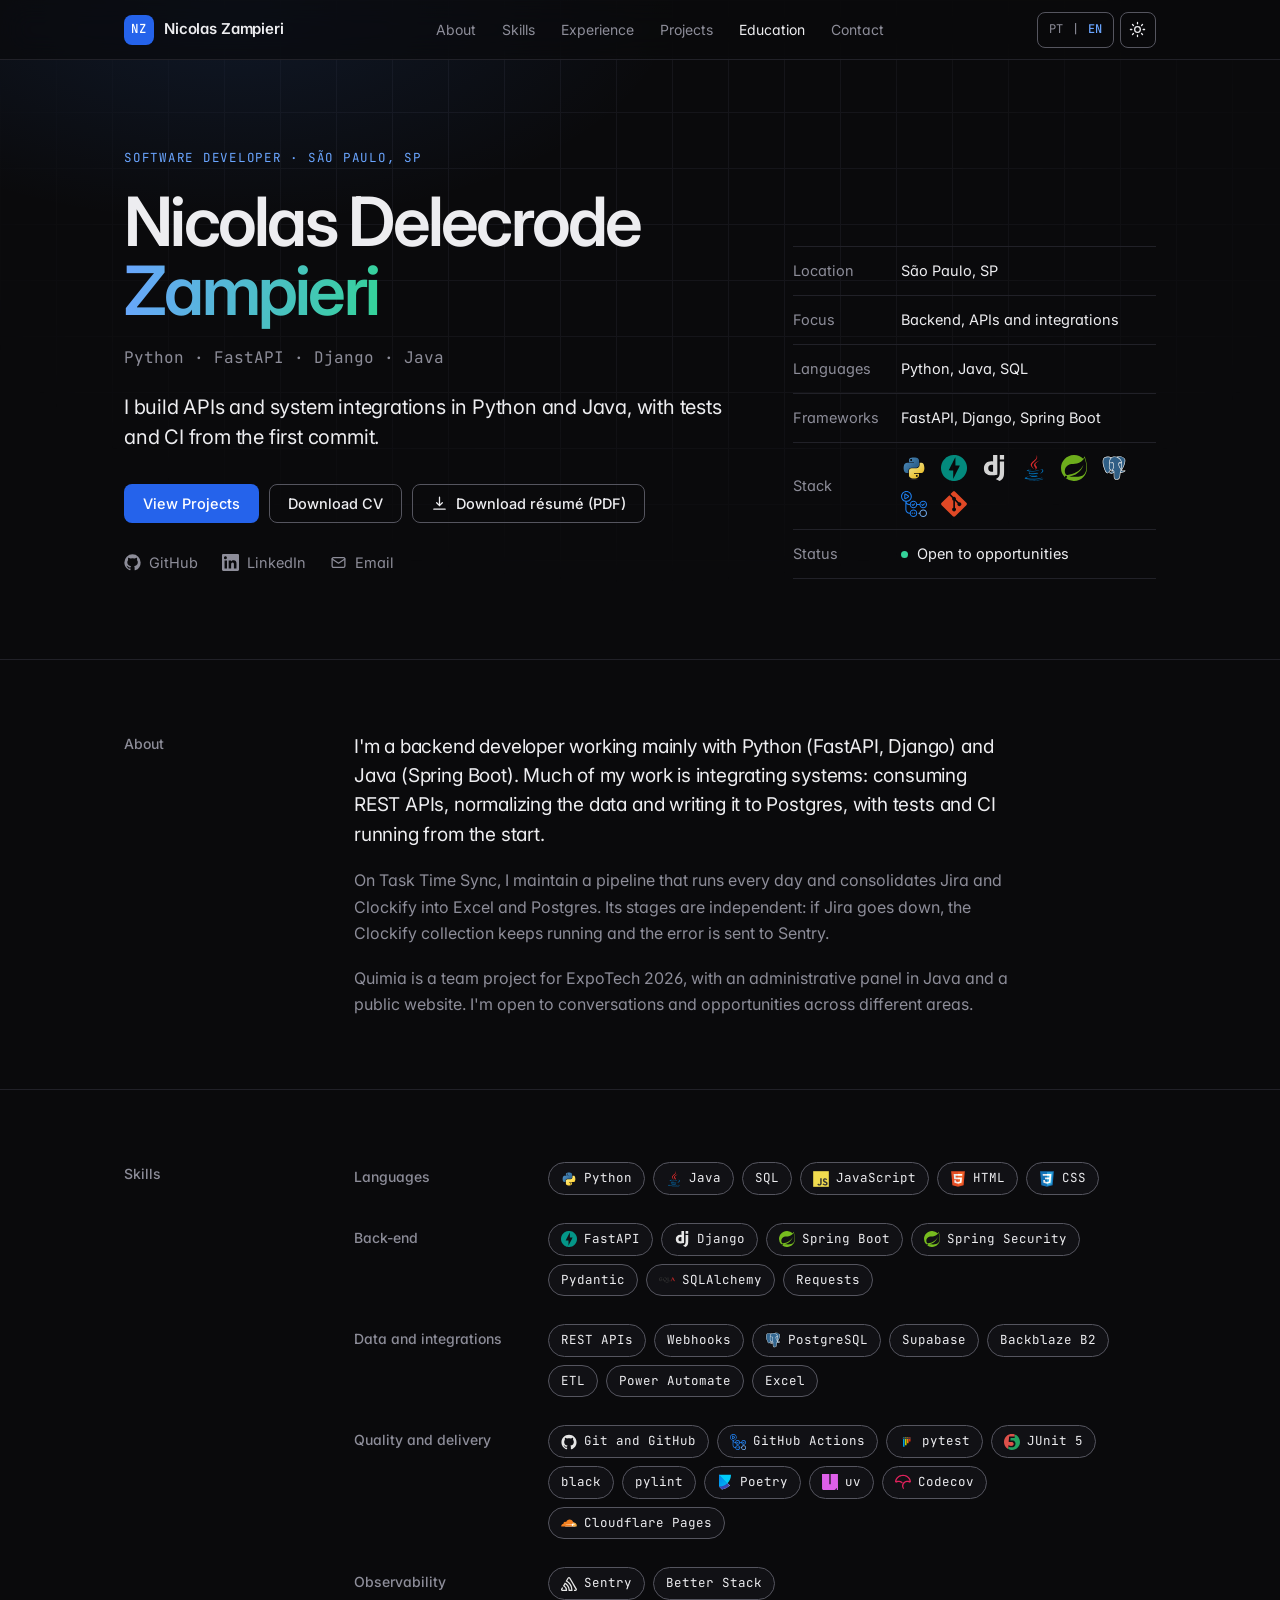
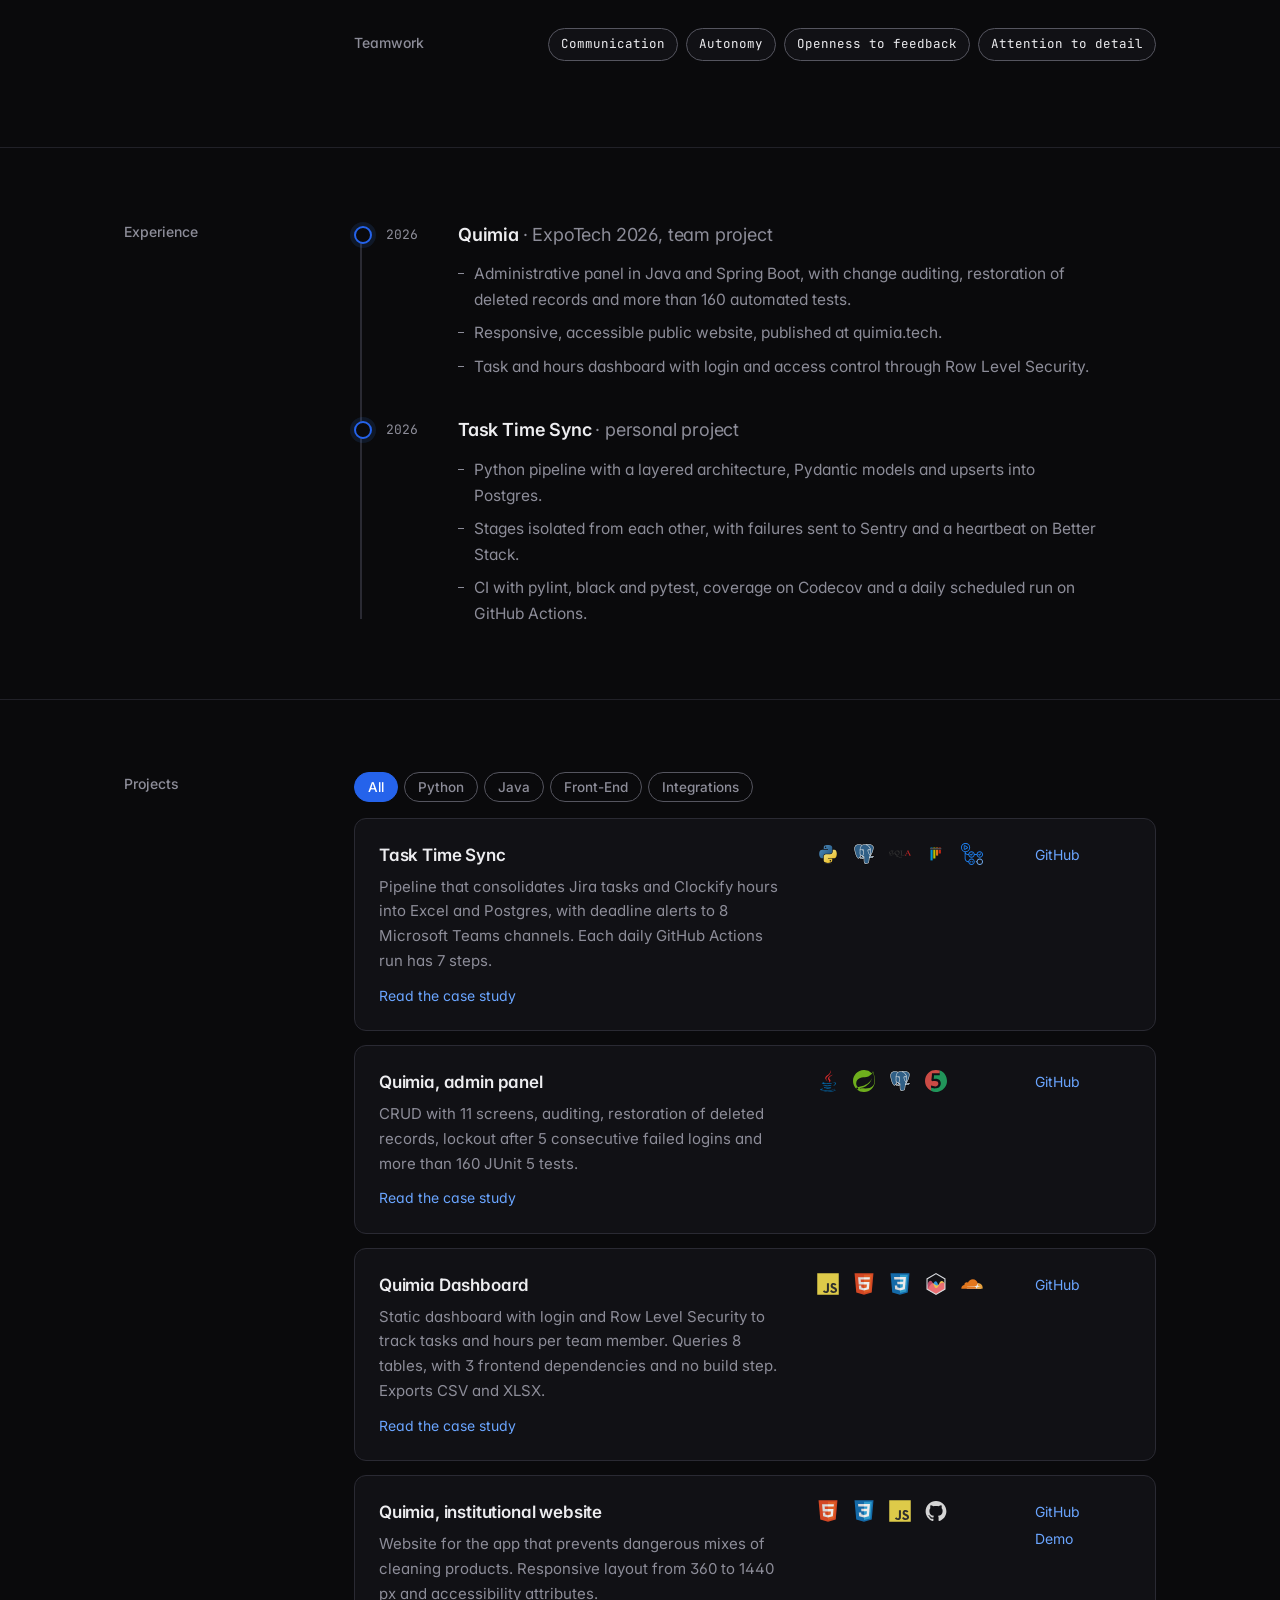
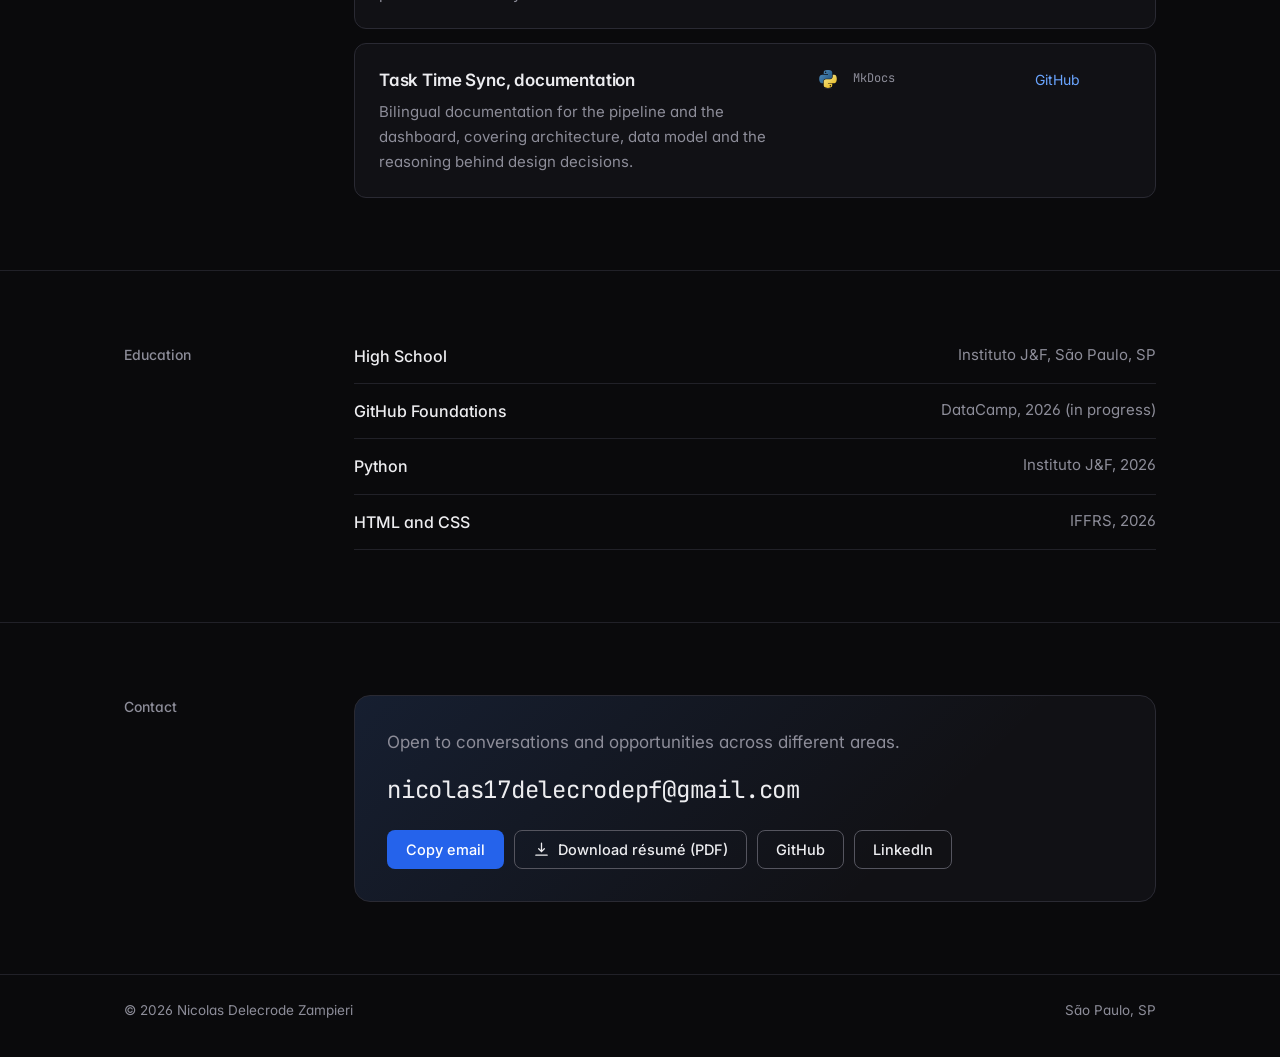
<file: index.html>
<!DOCTYPE html>
<html lang="pt-BR" data-mode="dark">
<head>
  <meta charset="utf-8">
  <meta name="viewport" content="width=device-width, initial-scale=1">
  <title>Nicolas Zampieri</title>
  <meta name="description" content="Nicolas Delecrode Zampieri, desenvolvedor backend. Python, FastAPI, Django, Java e Spring Boot. APIs e integrações entre sistemas.">
  <link rel="canonical" href="https://nicolasdelecrode.dev/">
  <meta name="theme-color" content="#0a0a0c" media="(prefers-color-scheme: dark)">
  <meta name="theme-color" content="#fcfcfd" media="(prefers-color-scheme: light)">

  <meta property="og:title" content="Nicolas Zampieri">
  <meta property="og:description" content="Nicolas Delecrode Zampieri, desenvolvedor backend. Python, FastAPI, Django, Java e Spring Boot. APIs e integrações entre sistemas.">
  <meta property="og:type" content="website">
  <meta property="og:url" content="https://nicolasdelecrode.dev/">
  <meta property="og:image" content="https://nicolasdelecrode.dev/assets/og-image.png">
  <meta property="og:image:width" content="1200">
  <meta property="og:image:height" content="630">
  <meta property="og:image:alt" content="Nicolas Delecrode Zampieri, desenvolvedor de software">
  <meta property="og:locale" content="pt_BR">
  <meta property="og:locale:alternate" content="en_US">
  <meta property="og:site_name" content="Nicolas Zampieri">
  <meta name="twitter:card" content="summary_large_image">
  <meta name="twitter:title" content="Nicolas Zampieri">
  <meta name="twitter:description" content="Nicolas Delecrode Zampieri, desenvolvedor backend. Python, FastAPI, Django, Java e Spring Boot. APIs e integrações entre sistemas.">
  <meta name="twitter:image" content="https://nicolasdelecrode.dev/assets/og-image.png">

  <script type="application/ld+json">
{
  "@context": "https://schema.org",
  "@type": "Person",
  "name": "Nicolas Delecrode Zampieri",
  "jobTitle": "Desenvolvedor de software",
  "url": "https://nicolasdelecrode.dev/",
  "sameAs": [
    "https://github.com/ndelecrodev"
  ],
  "address": {
    "@type": "PostalAddress",
    "addressLocality": "São Paulo",
    "addressRegion": "SP",
    "addressCountry": "BR"
  }
}
  </script>

  <script>
    try {
      var saved = localStorage.getItem("tema");
      if (saved === "light" || saved === "dark") document.documentElement.setAttribute("data-mode", saved);
    } catch (e) { }
  </script>

  <link rel="icon" href="favicon.svg" type="image/svg+xml">
  <link rel="apple-touch-icon" href="apple-touch-icon.png">

  <link rel="preconnect" href="https://fonts.googleapis.com">
  <link rel="preconnect" href="https://fonts.gstatic.com" crossorigin>
  <link href="https://fonts.googleapis.com/css2?family=Inter:wght@400;500;600&family=JetBrains+Mono:wght@400;500&display=swap" rel="stylesheet">
  <link rel="stylesheet" href="style.css">
</head>
<body id="topo">
  <a class="skip" href="#conteudo" data-i18n="skip">Pular para o conteúdo</a>

  <header class="nav">
    <div class="container nav-inner">
      <a class="brand" href="#topo"><span class="brand-mark mono" aria-hidden="true">NZ</span><span class="brand-name">Nicolas Zampieri</span></a>

      <nav class="nav-links" id="menu" aria-label="Seções" data-i18n-attr="aria-label:nav.label">
        <a href="#sobre" data-i18n="nav.sobre">Sobre</a>
        <a href="#habilidades" data-i18n="nav.hab">Habilidades</a>
        <a href="#experiencia" data-i18n="nav.exp">Experiência</a>
        <a href="#projetos" data-i18n="nav.proj">Projetos</a>
        <a href="#formacao" data-i18n="nav.form">Formação</a>
        <a href="#contato" data-i18n="nav.cont">Contato</a>
      </nav>

      <div class="nav-actions">
        <div class="lang" role="group" aria-label="Idioma" data-i18n-attr="aria-label:lang.group">
          <button type="button" class="lang-btn is-active" data-lang="pt" lang="pt" aria-pressed="true" aria-label="Português">PT</button>
          <span class="lang-sep" aria-hidden="true">|</span>
          <button type="button" class="lang-btn" data-lang="en" lang="en" aria-pressed="false" aria-label="English">EN</button>
        </div>
        <button class="icon-btn" id="tema" type="button" aria-label="Alternar entre tema escuro e claro" data-i18n-attr="aria-label:aria.theme">
          <svg class="i-sun" viewBox="0 0 24 24" width="17" height="17" fill="none" stroke="currentColor" stroke-width="1.8" stroke-linecap="round" aria-hidden="true"><circle cx="12" cy="12" r="4"/><path d="M12 2v2M12 20v2M4.9 4.9l1.4 1.4M17.7 17.7l1.4 1.4M2 12h2M20 12h2M4.9 19.1l1.4-1.4M17.7 6.3l1.4-1.4"/></svg>
          <svg class="i-moon" viewBox="0 0 24 24" width="17" height="17" fill="none" stroke="currentColor" stroke-width="1.8" stroke-linecap="round" stroke-linejoin="round" aria-hidden="true"><path d="M21 12.8A9 9 0 1 1 11.2 3a7 7 0 0 0 9.8 9.8z"/></svg>
        </button>
        <button class="icon-btn burger" id="burger" type="button" aria-label="Abrir menu" aria-expanded="false" aria-controls="menu">
          <span></span><span></span><span></span>
        </button>
      </div>
    </div>
  </header>

  <main id="conteudo">

    <section class="hero" aria-labelledby="hero-titulo">
      <div class="container hero-grid">
        <div class="hero-text">
          <p class="eyebrow mono" data-i18n="hero.eyebrow">Desenvolvedor de software · São Paulo, SP</p>
          <h1 id="hero-titulo">Nicolas Delecrode <span class="grad">Zampieri</span></h1>
          <p class="role mono">Python · FastAPI · Django · Java</p>
          <p class="lead" data-i18n="hero.lead">Desenvolvo APIs e integrações entre sistemas em Python e Java, com testes e CI desde o primeiro commit.</p>

          <div class="hero-actions">
            <a class="btn primary" href="#projetos" data-i18n="hero.projects">Ver Projetos</a>
            <button class="btn ghost" id="baixar-cv" type="button" data-i18n="hero.cv">Baixar CV</button>
            <a class="btn ghost btn-icon" href="assets/curriculo-nicolas-zampieri.pdf" download aria-label="Baixar o currículo de Nicolas Zampieri em PDF, em português" data-i18n-attr="aria-label:aria.pdf,href:pdf.href"><svg viewBox="0 0 24 24" width="17" height="17" fill="none" stroke="currentColor" stroke-width="1.8" stroke-linecap="round" stroke-linejoin="round" aria-hidden="true"><path d="M12 3v12m0 0-4-4m4 4 4-4M4 20h16"/></svg><span data-i18n="hero.pdf">Baixar currículo (PDF)</span></a>
          </div>

          <ul class="socials" aria-label="Links" data-i18n-attr="aria-label:aria.links">
            <li><a href="https://github.com/ndelecrodev" rel="noopener">
              <svg viewBox="0 0 24 24" width="17" height="17" fill="currentColor" aria-hidden="true"><path d="M12 .5A11.5 11.5 0 0 0 .5 12c0 5.1 3.3 9.4 7.9 10.9.6.1.8-.3.8-.6v-2c-3.2.7-3.9-1.4-3.9-1.4-.5-1.3-1.3-1.7-1.3-1.7-1-.7.1-.7.1-.7 1.2.1 1.8 1.2 1.8 1.2 1 1.8 2.7 1.3 3.4 1 .1-.8.4-1.3.7-1.6-2.6-.3-5.3-1.3-5.3-5.7 0-1.3.5-2.3 1.2-3.1-.1-.3-.5-1.5.1-3.1 0 0 1-.3 3.2 1.2a11 11 0 0 1 5.8 0c2.2-1.5 3.2-1.2 3.2-1.2.6 1.6.2 2.8.1 3.1.8.8 1.2 1.8 1.2 3.1 0 4.4-2.7 5.4-5.3 5.7.4.4.8 1.1.8 2.2v3.2c0 .3.2.7.8.6A11.5 11.5 0 0 0 23.5 12 11.5 11.5 0 0 0 12 .5z"/></svg>
              GitHub</a></li>
            <li><a href="https://www.linkedin.com/in/seu-usuario" rel="noopener">
              <svg viewBox="0 0 24 24" width="17" height="17" fill="currentColor" aria-hidden="true"><path d="M20.4 20.5h-3.6v-5.6c0-1.3 0-3-1.8-3s-2.1 1.4-2.1 2.9v5.7H9.4V9h3.4v1.6c.5-.9 1.6-1.8 3.4-1.8 3.6 0 4.3 2.4 4.3 5.5zM5.3 7.4a2.1 2.1 0 1 1 0-4.1 2.1 2.1 0 0 1 0 4.1zM7.1 20.5H3.6V9h3.5zM22.2 0H1.8C.8 0 0 .8 0 1.7v20.6c0 .9.8 1.7 1.8 1.7h20.4c1 0 1.8-.8 1.8-1.7V1.7C24 .8 23.2 0 22.2 0z"/></svg>
              LinkedIn</a></li>
            <li><a href="#contato">
              <svg viewBox="0 0 24 24" width="17" height="17" fill="none" stroke="currentColor" stroke-width="1.8" stroke-linecap="round" stroke-linejoin="round" aria-hidden="true"><rect x="3" y="5" width="18" height="14" rx="2"/><path d="m3 7 9 6 9-6"/></svg>
              <span data-i18n="hero.email">E-mail</span></a></li>
          </ul>
        </div>

        <dl class="facts" aria-label="Resumo" data-i18n-attr="aria-label:aria.summary">
          <div><dt data-i18n="facts.local">Local</dt><dd>São Paulo, SP</dd></div>
          <div><dt data-i18n="facts.focus">Foco</dt><dd data-i18n="facts.focus_v">Backend, APIs e integrações</dd></div>
          <div><dt data-i18n="facts.langs">Linguagens</dt><dd>Python, Java, SQL</dd></div>
          <div><dt>Frameworks</dt><dd>FastAPI, Django, Spring Boot</dd></div>
          <div class="facts-stack">
            <dt data-i18n="facts.stack">Stack</dt>
            <dd>
              <ul class="icon-row" aria-label="Tecnologias" data-i18n-attr="aria-label:aria.tech">
                <li><img src="assets/icons/python.svg" alt="Python" title="Python" width="26" height="26"></li>
                <li><img src="assets/icons/fastapi.svg" alt="FastAPI" title="FastAPI" width="26" height="26"></li>
                <li><img class="inv" src="assets/icons/django.svg" alt="Django" title="Django" width="26" height="26"></li>
                <li><img src="assets/icons/java.svg" alt="Java" title="Java" width="26" height="26"></li>
                <li><img src="assets/icons/spring.svg" alt="Spring Boot" title="Spring Boot" width="26" height="26"></li>
                <li><img src="assets/icons/postgresql.svg" alt="PostgreSQL" title="PostgreSQL" width="26" height="26"></li>
                <li><img src="assets/icons/githubactions.svg" alt="GitHub Actions" title="GitHub Actions" width="26" height="26"></li>
                <li><img src="assets/icons/git.svg" alt="Git" title="Git" width="26" height="26"></li>
              </ul>
            </dd>
          </div>
          <div><dt data-i18n="facts.status">Status</dt><dd><span class="status-dot" aria-hidden="true"></span><span data-i18n="facts.status_v">Aberto a oportunidades</span></dd></div>
        </dl>
      </div>
    </section>

    <section class="section reveal" id="sobre" aria-labelledby="sobre-titulo">
      <div class="container section-grid">
        <h2 id="sobre-titulo" class="section-label" data-i18n="about.title">Sobre</h2>
        <div class="prose">
          <p class="prose-lead" data-i18n="about.p1">Sou desenvolvedor backend e trabalho principalmente com Python (FastAPI, Django) e Java (Spring Boot). Boa parte do que faço é integrar sistemas: consumir APIs REST, normalizar os dados e gravar em Postgres, com testes e CI rodando desde o início.</p>
          <p data-i18n="about.p2">No Task Time Sync, mantenho um pipeline que roda todos os dias e consolida Jira e Clockify em Excel e Postgres. As etapas são independentes: se o Jira sai do ar, a coleta do Clockify continua e o erro vai para o Sentry.</p>
          <p data-i18n="about.p3">O Quimia é um projeto em equipe da ExpoTech 2026, com painel administrativo em Java e site institucional. Estou aberto a conversas e oportunidades em diferentes áreas.</p>
        </div>
      </div>
    </section>

    <section class="section reveal" id="habilidades" aria-labelledby="hab-titulo">
      <div class="container section-grid">
        <h2 id="hab-titulo" class="section-label" data-i18n="skills.title">Habilidades</h2>
        <div class="skills">
          <div class="skill-row">
            <h3 data-i18n="skills.langs">Linguagens</h3>
            <ul class="skill-list">
              <li><img loading="lazy" src="assets/icons/python.svg" alt="" width="18" height="18">Python</li>
              <li><img loading="lazy" src="assets/icons/java.svg" alt="" width="18" height="18">Java</li>
              <li>SQL</li>
              <li><img loading="lazy" src="assets/icons/javascript.svg" alt="" width="18" height="18">JavaScript</li>
              <li><img loading="lazy" src="assets/icons/html5.svg" alt="" width="18" height="18">HTML</li>
              <li><img loading="lazy" src="assets/icons/css3.svg" alt="" width="18" height="18">CSS</li>
            </ul>
          </div>
          <div class="skill-row">
            <h3>Back-end</h3>
            <ul class="skill-list">
              <li><img loading="lazy" src="assets/icons/fastapi.svg" alt="" width="18" height="18">FastAPI</li>
              <li><img loading="lazy" class="inv" src="assets/icons/django.svg" alt="" width="18" height="18">Django</li>
              <li><img loading="lazy" src="assets/icons/spring.svg" alt="" width="18" height="18">Spring Boot</li>
              <li><img loading="lazy" src="assets/icons/spring.svg" alt="" width="18" height="18">Spring Security</li>
              <li>Pydantic</li>
              <li><img loading="lazy" src="assets/icons/sqlalchemy.svg" alt="" width="18" height="18">SQLAlchemy</li>
              <li>Requests</li>
            </ul>
          </div>
          <div class="skill-row">
            <h3 data-i18n="skills.data">Dados e integrações</h3>
            <ul class="skill-list">
              <li data-i18n="skills.rest">APIs REST</li>
              <li>Webhooks</li>
              <li><img loading="lazy" src="assets/icons/postgresql.svg" alt="" width="18" height="18">PostgreSQL</li>
              <li>Supabase</li>
              <li>Backblaze B2</li>
              <li>ETL</li>
              <li>Power Automate</li>
              <li>Excel</li>
            </ul>
          </div>
          <div class="skill-row">
            <h3 data-i18n="skills.quality">Qualidade e entrega</h3>
            <ul class="skill-list">
              <li><img loading="lazy" class="inv" src="assets/icons/github.svg" alt="" width="18" height="18"><span data-i18n="skills.git">Git e GitHub</span></li>
              <li><img loading="lazy" src="assets/icons/githubactions.svg" alt="" width="18" height="18">GitHub Actions</li>
              <li><img loading="lazy" src="assets/icons/pytest.svg" alt="" width="18" height="18">pytest</li>
              <li><img loading="lazy" src="assets/icons/junit.svg" alt="" width="18" height="18">JUnit 5</li>
              <li>black</li>
              <li>pylint</li>
              <li><img loading="lazy" src="assets/icons/poetry.svg" alt="" width="18" height="18">Poetry</li>
              <li><img loading="lazy" src="assets/icons/uv.svg" alt="" width="18" height="18">uv</li>
              <li><img loading="lazy" src="assets/icons/codecov.svg" alt="" width="18" height="18">Codecov</li>
              <li><img loading="lazy" src="assets/icons/cloudflare.svg" alt="" width="18" height="18">Cloudflare Pages</li>
            </ul>
          </div>
          <div class="skill-row">
            <h3 data-i18n="skills.obs">Observabilidade</h3>
            <ul class="skill-list">
              <li><img loading="lazy" class="inv" src="assets/icons/sentry.svg" alt="" width="18" height="18">Sentry</li>
              <li>Better Stack</li>
            </ul>
          </div>
          <div class="skill-row">
            <h3 data-i18n="skills.team">Trabalho em equipe</h3>
            <ul class="skill-list">
              <li data-i18n="skills.comm">Comunicação</li>
              <li data-i18n="skills.auto">Autonomia</li>
              <li data-i18n="skills.feedback">Abertura a feedback</li>
              <li data-i18n="skills.detail">Atenção a detalhes</li>
            </ul>
          </div>
        </div>
      </div>
    </section>

    <section class="section reveal" id="experiencia" aria-labelledby="exp-titulo">
      <div class="container section-grid">
        <h2 id="exp-titulo" class="section-label" data-i18n="exp.title">Experiência</h2>
        <ol class="entries">
          <li class="entry">
            <p class="entry-when">2026</p>
            <div class="entry-body">
              <h3>Quimia <span class="entry-org" data-i18n="exp.org1">· ExpoTech 2026, projeto em equipe</span></h3>
              <ul>
                <li data-i18n="exp.q1">Painel administrativo em Java e Spring Boot, com auditoria de alterações, restauração de exclusões e mais de 160 testes automatizados.</li>
                <li data-i18n="exp.q2">Site institucional responsivo e acessível, publicado em quimia.tech.</li>
                <li data-i18n="exp.q3">Dashboard de tarefas e horas com login e controle de acesso por Row Level Security.</li>
              </ul>
            </div>
          </li>
          <li class="entry">
            <p class="entry-when">2026</p>
            <div class="entry-body">
              <h3>Task Time Sync <span class="entry-org" data-i18n="exp.org2">· projeto próprio</span></h3>
              <ul>
                <li data-i18n="exp.t1">Pipeline em Python com arquitetura em camadas, modelos Pydantic e upserts no Postgres.</li>
                <li data-i18n="exp.t2">Etapas isoladas entre si, com falhas enviadas ao Sentry e heartbeat no Better Stack.</li>
                <li data-i18n="exp.t3">CI com pylint, black e pytest, cobertura no Codecov e execução diária agendada no GitHub Actions.</li>
              </ul>
            </div>
          </li>
        </ol>
      </div>
    </section>

    <section class="section reveal" id="projetos" aria-labelledby="proj-titulo">
      <div class="container section-grid">
        <h2 id="proj-titulo" class="section-label" data-i18n="proj.title">Projetos</h2>
        <div>
          <div class="filters" role="group" aria-label="Filtrar projetos" data-i18n-attr="aria-label:aria.filter">
            <button type="button" class="chip is-active" data-filter="todos" aria-pressed="true" data-i18n="filter.all">Todos</button>
            <button type="button" class="chip" data-filter="python" aria-pressed="false">Python</button>
            <button type="button" class="chip" data-filter="java" aria-pressed="false">Java</button>
            <button type="button" class="chip" data-filter="frontend" aria-pressed="false">Front-End</button>
            <button type="button" class="chip" data-filter="integracoes" aria-pressed="false" data-i18n="filter.integ">Integrações</button>
          </div>

          <div class="projects" id="lista-projetos">
            <article class="proj" data-cat="python integracoes">
              <div class="proj-main">
                <h3><a href="https://github.com/ndelecrodev/task-time-sync" rel="noopener">Task Time Sync</a></h3>
                <p data-i18n="p1.desc">Pipeline que consolida tarefas do Jira e horas do Clockify em Excel e Postgres, com alertas de prazo em 8 canais do Microsoft Teams. Cada execução diária, por GitHub Actions, tem 7 etapas.</p>
                <a class="case-link" href="casos/task-time-sync.html" aria-label="Ler estudo de caso: Task Time Sync" data-i18n="proj.case" data-i18n-attr="aria-label:aria.case.tts">Ler estudo de caso</a>
              </div>
              <ul class="icon-row" aria-label="Tecnologias" data-i18n-attr="aria-label:aria.tech">
                <li><img loading="lazy" src="assets/icons/python.svg" alt="Python" title="Python" width="22" height="22"></li>
                <li><img loading="lazy" src="assets/icons/postgresql.svg" alt="PostgreSQL" title="PostgreSQL" width="22" height="22"></li>
                <li><img loading="lazy" src="assets/icons/sqlalchemy.svg" alt="SQLAlchemy" title="SQLAlchemy" width="22" height="22"></li>
                <li><img loading="lazy" src="assets/icons/pytest.svg" alt="pytest" title="pytest" width="22" height="22"></li>
                <li><img loading="lazy" src="assets/icons/githubactions.svg" alt="GitHub Actions" title="GitHub Actions" width="22" height="22"></li>
              </ul>
              <div class="proj-links"><a href="https://github.com/ndelecrodev/task-time-sync" rel="noopener">GitHub</a></div>
            </article>

            <article class="proj" data-cat="java">
              <div class="proj-main">
                <h3><a href="https://github.com/Quimia-br/quimia-web-crud" rel="noopener" data-i18n="p2.title">Quimia, painel administrativo</a></h3>
                <p data-i18n="p2.desc">CRUD com 11 telas, auditoria, restauração de exclusões, bloqueio após 5 falhas seguidas de login e mais de 160 testes com JUnit 5.</p>
                <a class="case-link" href="casos/quimia-admin.html" aria-label="Ler estudo de caso: Quimia, painel administrativo" data-i18n="proj.case" data-i18n-attr="aria-label:aria.case.adm">Ler estudo de caso</a>
              </div>
              <ul class="icon-row" aria-label="Tecnologias" data-i18n-attr="aria-label:aria.tech">
                <li><img loading="lazy" src="assets/icons/java.svg" alt="Java" title="Java" width="22" height="22"></li>
                <li><img loading="lazy" src="assets/icons/spring.svg" alt="Spring Boot" title="Spring Boot" width="22" height="22"></li>
                <li><img loading="lazy" src="assets/icons/postgresql.svg" alt="PostgreSQL" title="PostgreSQL" width="22" height="22"></li>
                <li><img loading="lazy" src="assets/icons/junit.svg" alt="JUnit" title="JUnit" width="22" height="22"></li>
              </ul>
              <div class="proj-links"><a href="https://github.com/Quimia-br/quimia-web-crud" rel="noopener">GitHub</a></div>
            </article>

            <article class="proj" data-cat="frontend integracoes">
              <div class="proj-main">
                <h3><a href="https://github.com/ndelecrodev/quimia-dashboard" rel="noopener">Quimia Dashboard</a></h3>
                <p data-i18n="p3.desc">Dashboard estático com login e Row Level Security para acompanhar tarefas e horas por colaborador. Consulta 8 tabelas, tem 3 dependências de frontend e nenhuma etapa de build. Exporta CSV e XLSX.</p>
                <a class="case-link" href="casos/quimia-dashboard.html" aria-label="Ler estudo de caso: Quimia Dashboard" data-i18n="proj.case" data-i18n-attr="aria-label:aria.case.dash">Ler estudo de caso</a>
              </div>
              <ul class="icon-row" aria-label="Tecnologias" data-i18n-attr="aria-label:aria.tech">
                <li><img loading="lazy" src="assets/icons/javascript.svg" alt="JavaScript" title="JavaScript" width="22" height="22"></li>
                <li><img loading="lazy" src="assets/icons/html5.svg" alt="HTML" title="HTML" width="22" height="22"></li>
                <li><img loading="lazy" src="assets/icons/css3.svg" alt="CSS" title="CSS" width="22" height="22"></li>
                <li><img loading="lazy" src="assets/icons/chartjs.svg" alt="Chart.js" title="Chart.js" width="22" height="22"></li>
                <li><img loading="lazy" src="assets/icons/cloudflare.svg" alt="Cloudflare Pages" title="Cloudflare Pages" width="22" height="22"></li>
              </ul>
              <div class="proj-links"><a href="https://github.com/ndelecrodev/quimia-dashboard" rel="noopener">GitHub</a></div>
            </article>

            <article class="proj" data-cat="frontend">
              <div class="proj-main">
                <h3><a href="https://quimia.tech" rel="noopener" data-i18n="p4.title">Quimia, site institucional</a></h3>
                <p data-i18n="p4.desc">Site do app que evita misturas perigosas de produtos de limpeza. Layout responsivo de 360 a 1440 px e atributos de acessibilidade.</p>
              </div>
              <ul class="icon-row" aria-label="Tecnologias" data-i18n-attr="aria-label:aria.tech">
                <li><img loading="lazy" src="assets/icons/html5.svg" alt="HTML" title="HTML" width="22" height="22"></li>
                <li><img loading="lazy" src="assets/icons/css3.svg" alt="CSS" title="CSS" width="22" height="22"></li>
                <li><img loading="lazy" src="assets/icons/javascript.svg" alt="JavaScript" title="JavaScript" width="22" height="22"></li>
                <li><img loading="lazy" class="inv" src="assets/icons/github.svg" alt="GitHub Pages" title="GitHub Pages" width="22" height="22"></li>
              </ul>
              <div class="proj-links">
                <a href="https://github.com/Quimia-br/quimia-landingpage" rel="noopener">GitHub</a>
                <a href="https://quimia.tech" rel="noopener">Demo</a>
              </div>
            </article>

            <article class="proj" data-cat="python">
              <div class="proj-main">
                <h3><a href="https://github.com/ndelecrodev/task-time-sync-docs" rel="noopener" data-i18n="p5.title">Task Time Sync, documentação</a></h3>
                <p data-i18n="p5.desc">Documentação bilíngue do pipeline e do dashboard, com arquitetura, modelo de dados e o motivo das decisões de design.</p>
              </div>
              <ul class="icon-row" aria-label="Tecnologias" data-i18n-attr="aria-label:aria.tech">
                <li><img loading="lazy" src="assets/icons/python.svg" alt="Python" title="Python" width="22" height="22"></li>
                <li class="txt">MkDocs</li>
              </ul>
              <div class="proj-links"><a href="https://github.com/ndelecrodev/task-time-sync-docs" rel="noopener">GitHub</a></div>
            </article>
          </div>
        </div>
      </div>
    </section>

    <section class="section reveal" id="formacao" aria-labelledby="form-titulo">
      <div class="container section-grid">
        <h2 id="form-titulo" class="section-label" data-i18n="edu.title">Formação</h2>
        <ul class="rows">
          <li><span class="rows-main" data-i18n="edu.hs">Ensino Médio</span><span class="rows-sub">Instituto J&amp;F, São Paulo, SP</span></li>
          <li><span class="rows-main">GitHub Foundations</span><span class="rows-sub" data-i18n="edu.gh">DataCamp, 2026 (em andamento)</span></li>
          <li><span class="rows-main">Python</span><span class="rows-sub">Instituto J&amp;F, 2026</span></li>
          <li><span class="rows-main" data-i18n="edu.html">HTML e CSS</span><span class="rows-sub">IFFRS, 2026</span></li>
        </ul>
      </div>
    </section>

    <section class="section reveal" id="contato" aria-labelledby="cont-titulo">
      <div class="container section-grid">
        <h2 id="cont-titulo" class="section-label" data-i18n="contact.title">Contato</h2>
        <div class="contact">
          <p class="contact-text" data-i18n="contact.text">Aberto a conversas e oportunidades em diferentes áreas.</p>
          <p class="email mono">nicolas17delecrodepf@gmail.com</p>
          <div class="contact-actions">
            <button class="btn primary" id="copiar-email" type="button" data-email="nicolas17delecrodepf@gmail.com" data-i18n="contact.copy">Copiar E-mail</button>
            <a class="btn ghost btn-icon" href="assets/curriculo-nicolas-zampieri.pdf" download aria-label="Baixar o currículo de Nicolas Zampieri em PDF, em português" data-i18n-attr="aria-label:aria.pdf,href:pdf.href"><svg viewBox="0 0 24 24" width="17" height="17" fill="none" stroke="currentColor" stroke-width="1.8" stroke-linecap="round" stroke-linejoin="round" aria-hidden="true"><path d="M12 3v12m0 0-4-4m4 4 4-4M4 20h16"/></svg><span data-i18n="hero.pdf">Baixar currículo (PDF)</span></a>
            <a class="btn ghost" href="https://github.com/ndelecrodev" rel="noopener">GitHub</a>
            <a class="btn ghost" href="https://www.linkedin.com/in/seu-usuario" rel="noopener">LinkedIn</a>
          </div>
        </div>
      </div>
    </section>
  </main>

  <footer class="footer">
    <div class="container footer-inner">
      <span>© <span id="ano">2026</span> Nicolas Delecrode Zampieri</span>
      <span>São Paulo, SP</span>
    </div>
  </footer>

  <div class="toast" id="toast" role="status" aria-live="polite"></div>

  <script src="i18n.js"></script>
  <script src="script.js"></script>
</body>
</html>
</file>
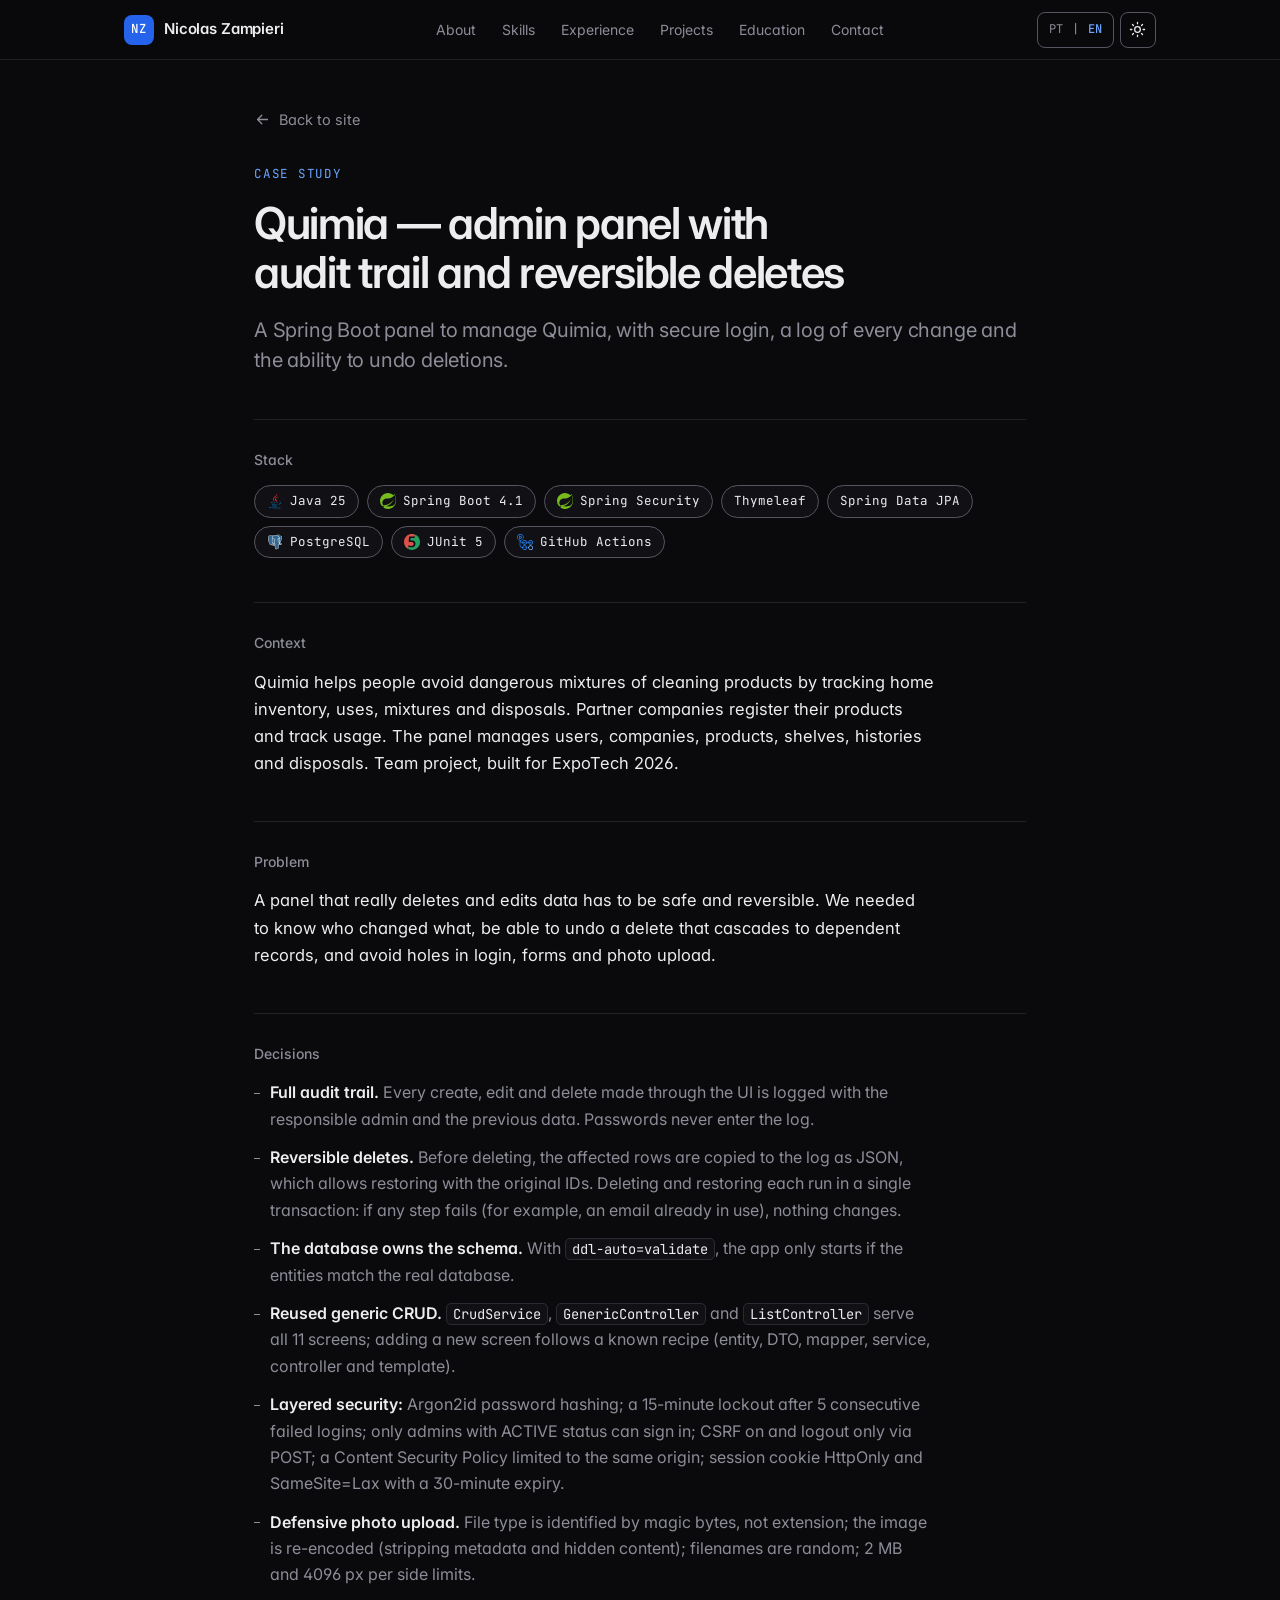
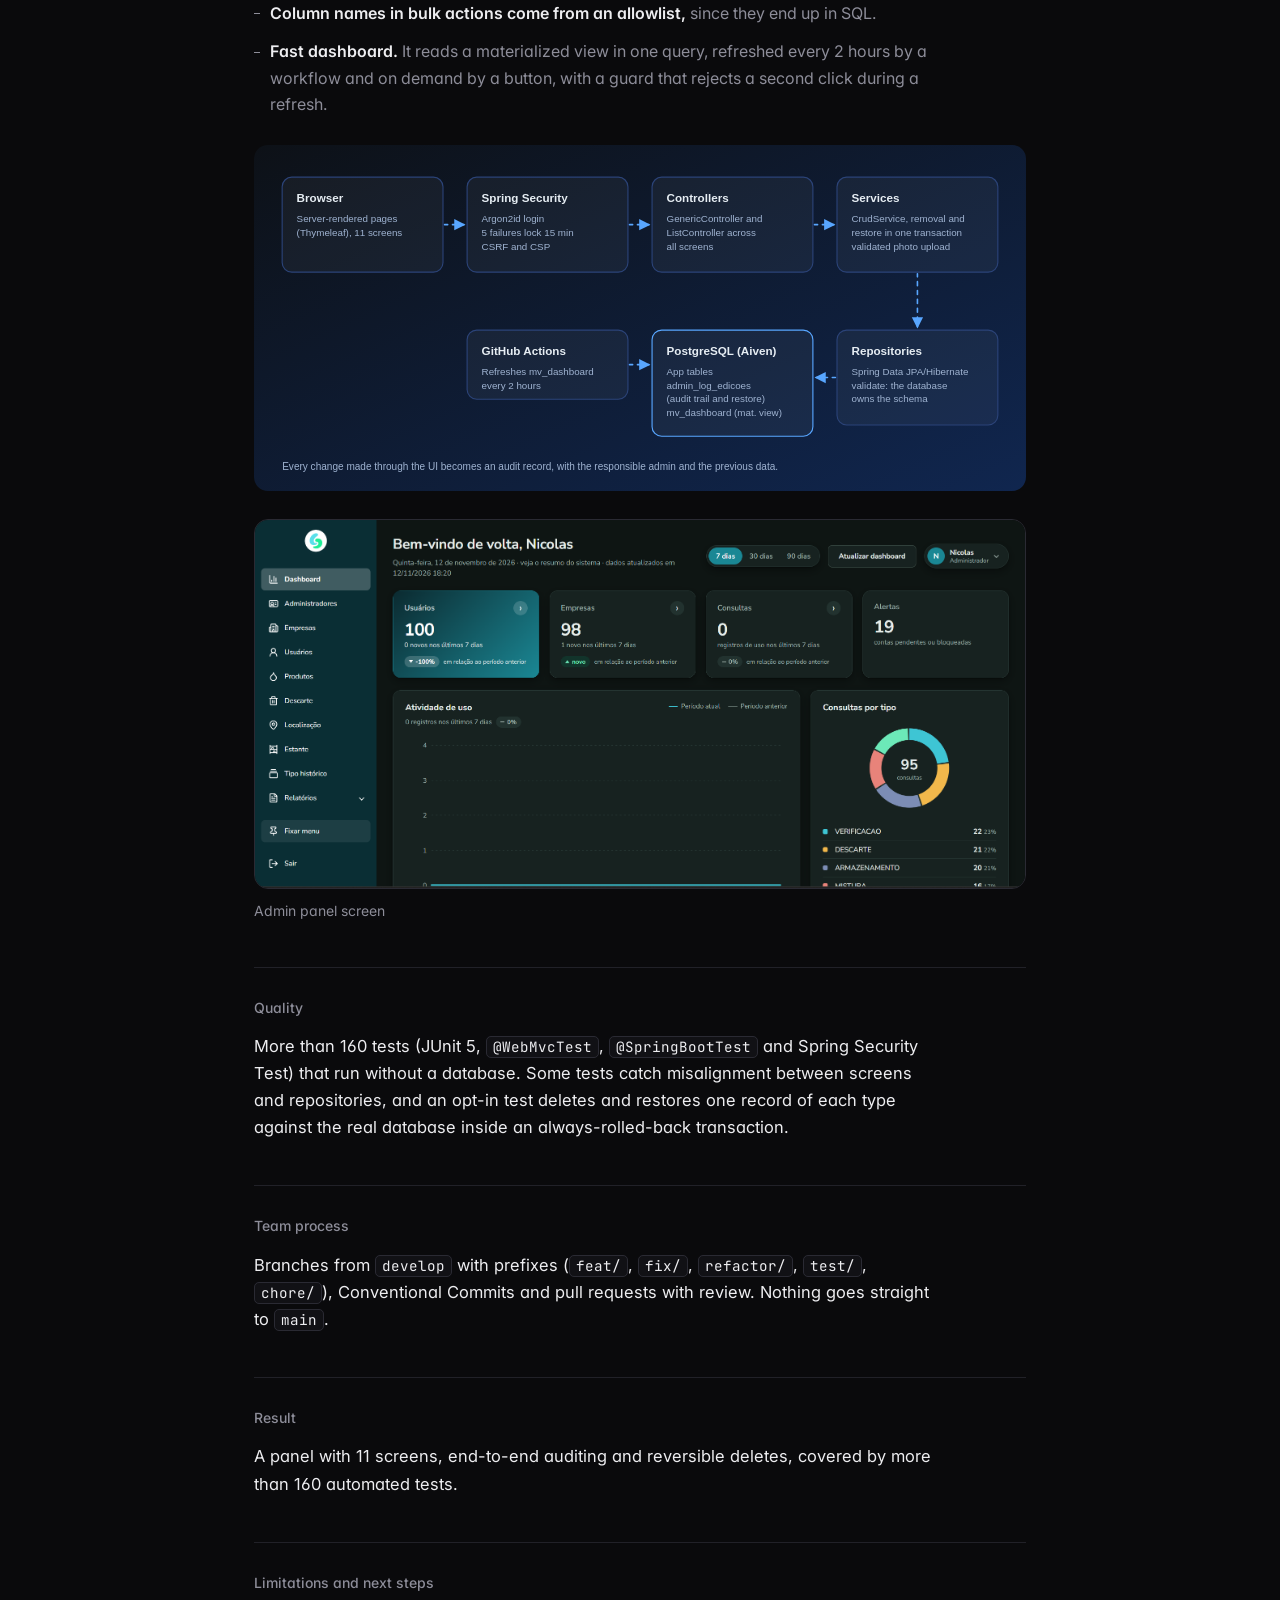
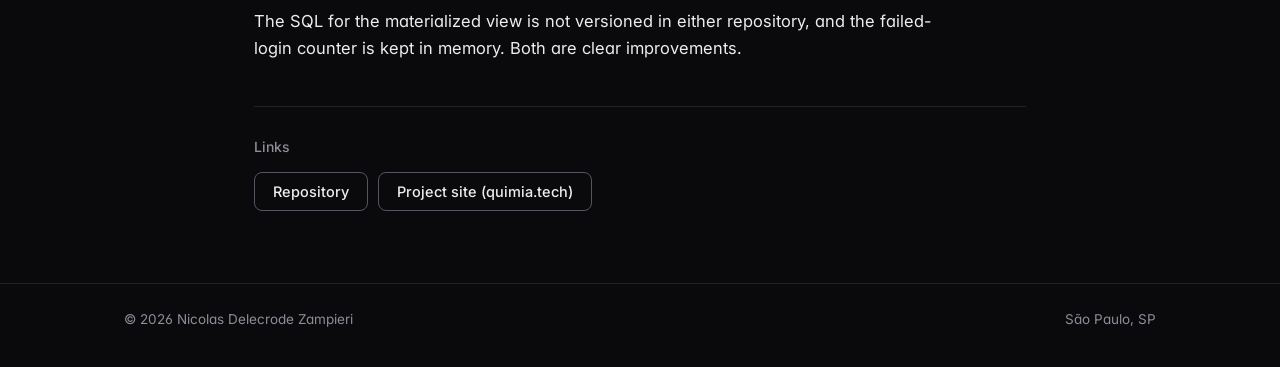
<file: casos/quimia-admin.html>
<!DOCTYPE html>
<html lang="pt-BR" data-mode="dark" data-title-key="adm.meta.title" data-desc-key="adm.meta.desc">
<head>
  <meta charset="utf-8">
  <meta name="viewport" content="width=device-width, initial-scale=1">
  <title>Quimia — painel administrativo com auditoria e restauração de exclusões | Nicolas Zampieri</title>
  <meta name="description" content="Painel em Spring Boot para gerenciar o Quimia, com login seguro, log de tudo que muda e desfazer exclusões.">
  <link rel="canonical" href="https://nicolasdelecrode.dev/casos/quimia-admin.html">
  <meta name="theme-color" content="#0a0a0c" media="(prefers-color-scheme: dark)">
  <meta name="theme-color" content="#fcfcfd" media="(prefers-color-scheme: light)">

  <meta property="og:title" content="Quimia — painel administrativo com auditoria e restauração de exclusões | Nicolas Zampieri">
  <meta property="og:description" content="Painel em Spring Boot para gerenciar o Quimia, com login seguro, log de tudo que muda e desfazer exclusões.">
  <meta property="og:type" content="article">
  <meta property="og:url" content="https://nicolasdelecrode.dev/casos/quimia-admin.html">
  <meta property="og:image" content="https://nicolasdelecrode.dev/assets/og-image.png">
  <meta property="og:image:width" content="1200">
  <meta property="og:image:height" content="630">
  <meta property="og:image:alt" content="Nicolas Delecrode Zampieri, desenvolvedor de software">
  <meta property="og:locale" content="pt_BR">
  <meta property="og:locale:alternate" content="en_US">
  <meta property="og:site_name" content="Nicolas Zampieri">
  <meta name="twitter:card" content="summary_large_image">
  <meta name="twitter:title" content="Quimia — painel administrativo com auditoria e restauração de exclusões | Nicolas Zampieri">
  <meta name="twitter:description" content="Painel em Spring Boot para gerenciar o Quimia, com login seguro, log de tudo que muda e desfazer exclusões.">
  <meta name="twitter:image" content="https://nicolasdelecrode.dev/assets/og-image.png">

  <script>
    try {
      var saved = localStorage.getItem("tema");
      if (saved === "light" || saved === "dark") document.documentElement.setAttribute("data-mode", saved);
    } catch (e) { }
  </script>

  <link rel="icon" href="../favicon.svg" type="image/svg+xml">
  <link rel="apple-touch-icon" href="../apple-touch-icon.png">

  <link rel="preconnect" href="https://fonts.googleapis.com">
  <link rel="preconnect" href="https://fonts.gstatic.com" crossorigin>
  <link href="https://fonts.googleapis.com/css2?family=Inter:wght@400;500;600&family=JetBrains+Mono:wght@400;500&display=swap" rel="stylesheet">
  <link rel="stylesheet" href="../style.css">
</head>
<body id="topo">
  <a class="skip" href="#conteudo" data-i18n="skip">Pular para o conteúdo</a>

  <header class="nav">
    <div class="container nav-inner">
      <a class="brand" href="../index.html#topo"><span class="brand-mark mono" aria-hidden="true">NZ</span><span class="brand-name">Nicolas Zampieri</span></a>

      <nav class="nav-links" id="menu" aria-label="Seções" data-i18n-attr="aria-label:nav.label">
        <a href="../index.html#sobre" data-i18n="nav.sobre">Sobre</a><a href="../index.html#habilidades" data-i18n="nav.hab">Habilidades</a><a href="../index.html#experiencia" data-i18n="nav.exp">Experiência</a><a href="../index.html#projetos" data-i18n="nav.proj">Projetos</a><a href="../index.html#formacao" data-i18n="nav.form">Formação</a><a href="../index.html#contato" data-i18n="nav.cont">Contato</a>
      </nav>

      <div class="nav-actions">
        <div class="lang" role="group" aria-label="Idioma" data-i18n-attr="aria-label:lang.group">
          <button type="button" class="lang-btn is-active" data-lang="pt" lang="pt" aria-pressed="true" aria-label="Português">PT</button>
          <span class="lang-sep" aria-hidden="true">|</span>
          <button type="button" class="lang-btn" data-lang="en" lang="en" aria-pressed="false" aria-label="English">EN</button>
        </div>
        <button class="icon-btn" id="tema" type="button" aria-label="Alternar entre tema escuro e claro" data-i18n-attr="aria-label:aria.theme">
          <svg class="i-sun" viewBox="0 0 24 24" width="17" height="17" fill="none" stroke="currentColor" stroke-width="1.8" stroke-linecap="round" aria-hidden="true"><circle cx="12" cy="12" r="4"/><path d="M12 2v2M12 20v2M4.9 4.9l1.4 1.4M17.7 17.7l1.4 1.4M2 12h2M20 12h2M4.9 19.1l1.4-1.4M17.7 6.3l1.4-1.4"/></svg>
          <svg class="i-moon" viewBox="0 0 24 24" width="17" height="17" fill="none" stroke="currentColor" stroke-width="1.8" stroke-linecap="round" stroke-linejoin="round" aria-hidden="true"><path d="M21 12.8A9 9 0 1 1 11.2 3a7 7 0 0 0 9.8 9.8z"/></svg>
        </button>
        <button class="icon-btn burger" id="burger" type="button" aria-label="Abrir menu" aria-expanded="false" aria-controls="menu">
          <span></span><span></span><span></span>
        </button>
      </div>
    </div>
  </header>

  <main id="conteudo">
    <article class="case">
      <div class="container case-wrap">
        <a class="case-back" href="../index.html#projetos"><svg viewBox="0 0 24 24" width="17" height="17" fill="none" stroke="currentColor" stroke-width="1.8" stroke-linecap="round" stroke-linejoin="round" aria-hidden="true"><path d="M19 12H5m0 0 6-6m-6 6 6 6"/></svg><span data-i18n="case.back">Voltar ao site</span></a>

        <header class="case-head">
          <p class="eyebrow mono" data-i18n="case.eyebrow">Estudo de caso</p>
          <h1 data-i18n="adm.title">Quimia — painel administrativo com auditoria e restauração de exclusões</h1>
          <p class="lead" data-i18n="adm.summary">Painel em Spring Boot para gerenciar o Quimia, com login seguro, log de tudo que muda e desfazer exclusões.</p>
        </header>

        <section class="case-block" aria-labelledby="adm-stack">
          <h2 id="adm-stack" data-i18n="case.stack">Stack</h2>
          <ul class="skill-list" aria-label="Tecnologias do projeto" data-i18n-attr="aria-label:aria.stack"><li><img src="../assets/icons/java.svg" alt="" width="18" height="18" loading="lazy">Java 25</li><li><img src="../assets/icons/spring.svg" alt="" width="18" height="18" loading="lazy">Spring Boot 4.1</li><li><img src="../assets/icons/spring.svg" alt="" width="18" height="18" loading="lazy">Spring Security</li><li>Thymeleaf</li><li>Spring Data JPA</li><li><img src="../assets/icons/postgresql.svg" alt="" width="18" height="18" loading="lazy">PostgreSQL</li><li><img src="../assets/icons/junit.svg" alt="" width="18" height="18" loading="lazy">JUnit 5</li><li><img src="../assets/icons/githubactions.svg" alt="" width="18" height="18" loading="lazy">GitHub Actions</li></ul>
        </section>

        <section class="case-block" aria-labelledby="adm-ctx"><h2 id="adm-ctx" data-i18n="case.context">Contexto</h2><p data-i18n="adm.context">O Quimia ajuda pessoas a evitar misturas perigosas de produtos de limpeza, registrando estoque, usos, misturas e descartes. Empresas parceiras cadastram seus produtos e acompanham o uso. O painel administra usuários, empresas, produtos, prateleiras, históricos e descartes. Projeto em equipe, desenvolvido para a ExpoTech 2026.</p></section>
        <section class="case-block" aria-labelledby="adm-prob"><h2 id="adm-prob" data-i18n="case.problem">Problema</h2><p data-i18n="adm.problem">Um painel que apaga e altera dados de verdade precisa ser seguro e reversível. Era preciso saber quem mudou o quê, conseguir desfazer uma exclusão com dependências em cascata e não abrir brechas em login, formulários e upload de fotos.</p></section>
        <section class="case-block" aria-labelledby="adm-dec"><h2 id="adm-dec" data-i18n="case.decisions">Decisões</h2><ul class="case-list"><li><strong data-i18n="adm.d0h">Auditoria completa.</strong> <span data-i18n="adm.d0t">Toda criação, edição e exclusão feita pela interface é registrada com o admin responsável e os dados anteriores. Senhas nunca entram no log.</span></li><li><strong data-i18n="adm.d1h">Exclusão reversível.</strong> <span data-i18n="adm.d1t">Antes de apagar, o conjunto de linhas vai para o log em JSON. Isso permite restaurar com os IDs originais. Exclusão e restauração rodam em uma única transação: se um passo falha (por exemplo, e-mail já em uso), nada muda.</span></li><li><strong data-i18n="adm.d2h">O banco é a fonte do esquema.</strong> <span data-i18n="adm.d2t">Com <code>ddl-auto=validate</code>, a aplicação só sobe se as entidades batem com o banco real.</span></li><li><strong data-i18n="adm.d3h">CRUD genérico reaproveitado.</strong> <span data-i18n="adm.d3t"><code>CrudService</code>, <code>GenericController</code> e <code>ListController</code> atendem as 11 telas; adicionar uma tela nova é preencher um roteiro conhecido (entidade, DTO, mapper, service, controller e template).</span></li><li><strong data-i18n="adm.d4h">Segurança em camadas:</strong> <span data-i18n="adm.d4t">senhas com Argon2id; bloqueio de 15 minutos após 5 falhas seguidas de login; só admins com status ATIVO entram; CSRF ligado e logout só por POST; Content Security Policy restrita ao mesmo domínio; cookie de sessão HttpOnly e SameSite=Lax, com expiração de 30 minutos.</span></li><li><strong data-i18n="adm.d5h">Upload de foto defensivo.</strong> <span data-i18n="adm.d5t">O tipo do arquivo é identificado pelos bytes, e não pela extensão; a imagem é recodificada (o que remove metadados e conteúdo escondido); o nome é aleatório; limite de 2 MB e 4096 px por lado.</span></li><li><strong data-i18n="adm.d6h">Nomes de coluna em ações em massa vêm de uma lista permitida,</strong> <span data-i18n="adm.d6t">porque entram em SQL.</span></li><li><strong data-i18n="adm.d7h">Painel rápido.</strong> <span data-i18n="adm.d7t">O dashboard lê uma view materializada em uma consulta só, atualizada a cada 2 horas por um workflow e sob demanda por um botão, e as proteções impedem um segundo clique durante a atualização.</span></li></ul><figure class="case-fig"><img src="../assets/diagramas/quimia-admin-arquitetura.svg" alt="Diagrama da arquitetura do painel administrativo Quimia: navegador, Spring Security, controllers, services, repositórios e PostgreSQL, com o GitHub Actions atualizando a view materializada a cada 2 horas." width="960" height="430" loading="lazy" data-i18n-attr="src:img.adm.src,alt:img.adm.alt"></figure><figure class="case-fig"><button type="button" class="case-zoom" aria-label="Ampliar a tela do painel" data-i18n-attr="aria-label:img.adm.zoom"><img src="img/quimia-admin-dashboard.png" alt="Tela inicial do painel administrativo Quimia, com atalhos de navegação, cartões de resumo de usuários, empresas, consultas e alertas, gráfico de atividade de uso e gráfico de consultas por tipo." width="1901" height="909" loading="lazy" data-i18n-attr="alt:img.adm.shotalt"></button><figcaption data-i18n="img.adm.shot">Tela do painel</figcaption></figure></section>
        <section class="case-block" aria-labelledby="adm-quality"><h2 id="adm-quality" data-i18n="adm.x.quality.h">Qualidade</h2><p data-i18n="adm.x.quality">Mais de 160 testes (JUnit 5, <code>@WebMvcTest</code>, <code>@SpringBootTest</code> e Spring Security Test) que rodam sem banco. Há testes que pegam desalinhamento entre telas e repositórios, e um teste opcional que apaga e restaura um registro de cada tipo no banco real, dentro de uma transação sempre revertida.</p></section>
        <section class="case-block" aria-labelledby="adm-process"><h2 id="adm-process" data-i18n="adm.x.process.h">Processo da equipe</h2><p data-i18n="adm.x.process">Branches a partir de <code>develop</code> com prefixos (<code>feat/</code>, <code>fix/</code>, <code>refactor/</code>, <code>test/</code>, <code>chore/</code>), Conventional Commits e pull request com revisão. Nada vai direto para a <code>main</code>.</p></section>
        <section class="case-block" aria-labelledby="adm-res"><h2 id="adm-res" data-i18n="case.result">Resultado</h2><p data-i18n="adm.result">Um painel com 11 telas, auditoria de ponta a ponta e exclusões reversíveis, coberto por mais de 160 testes automatizados.</p></section>
        <section class="case-block" aria-labelledby="adm-lim"><h2 id="adm-lim" data-i18n="case.limits">Limitações e próximos passos</h2><p data-i18n="adm.limits">O SQL da view materializada não está versionado em nenhum dos repositórios, e o contador de tentativas de login fica em memória. Ambos são melhorias claras.</p></section>
        <section class="case-block" aria-labelledby="adm-lnk"><h2 id="adm-lnk" data-i18n="case.links">Links</h2><div class="case-links"><a class="btn ghost" href="https://github.com/Quimia-br/quimia-web-crud" rel="noopener" data-i18n="link.repo">Repositório</a><a class="btn ghost" href="https://quimia.tech" rel="noopener" data-i18n="link.site">Site do projeto (quimia.tech)</a></div></section>
      </div>
    </article>
  </main>

  <footer class="footer">
    <div class="container footer-inner">
      <span>© <span id="ano">2026</span> Nicolas Delecrode Zampieri</span>
      <span>São Paulo, SP</span>
    </div>
  </footer>

  <div class="toast" id="toast" role="status" aria-live="polite"></div>

  <script src="../i18n.js"></script>
  <script src="../script.js"></script>
</body>
</html>
</file>
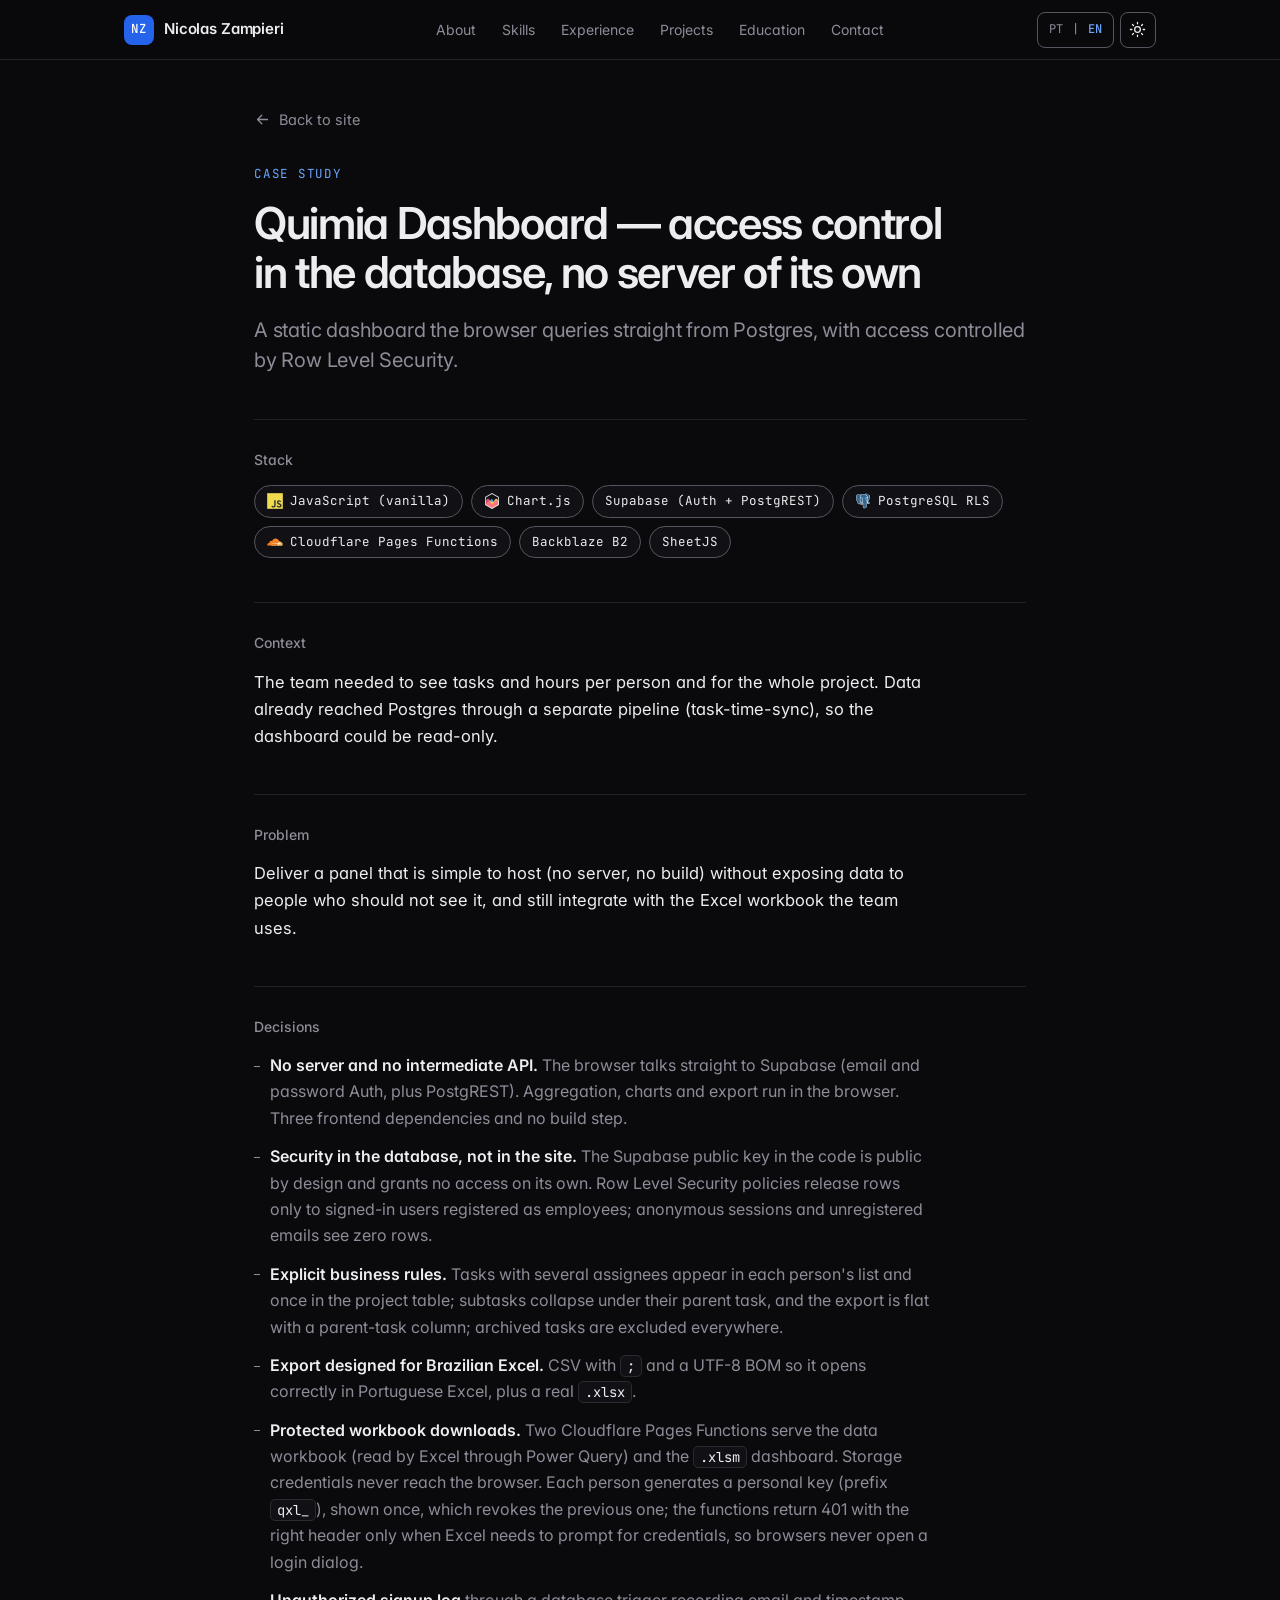
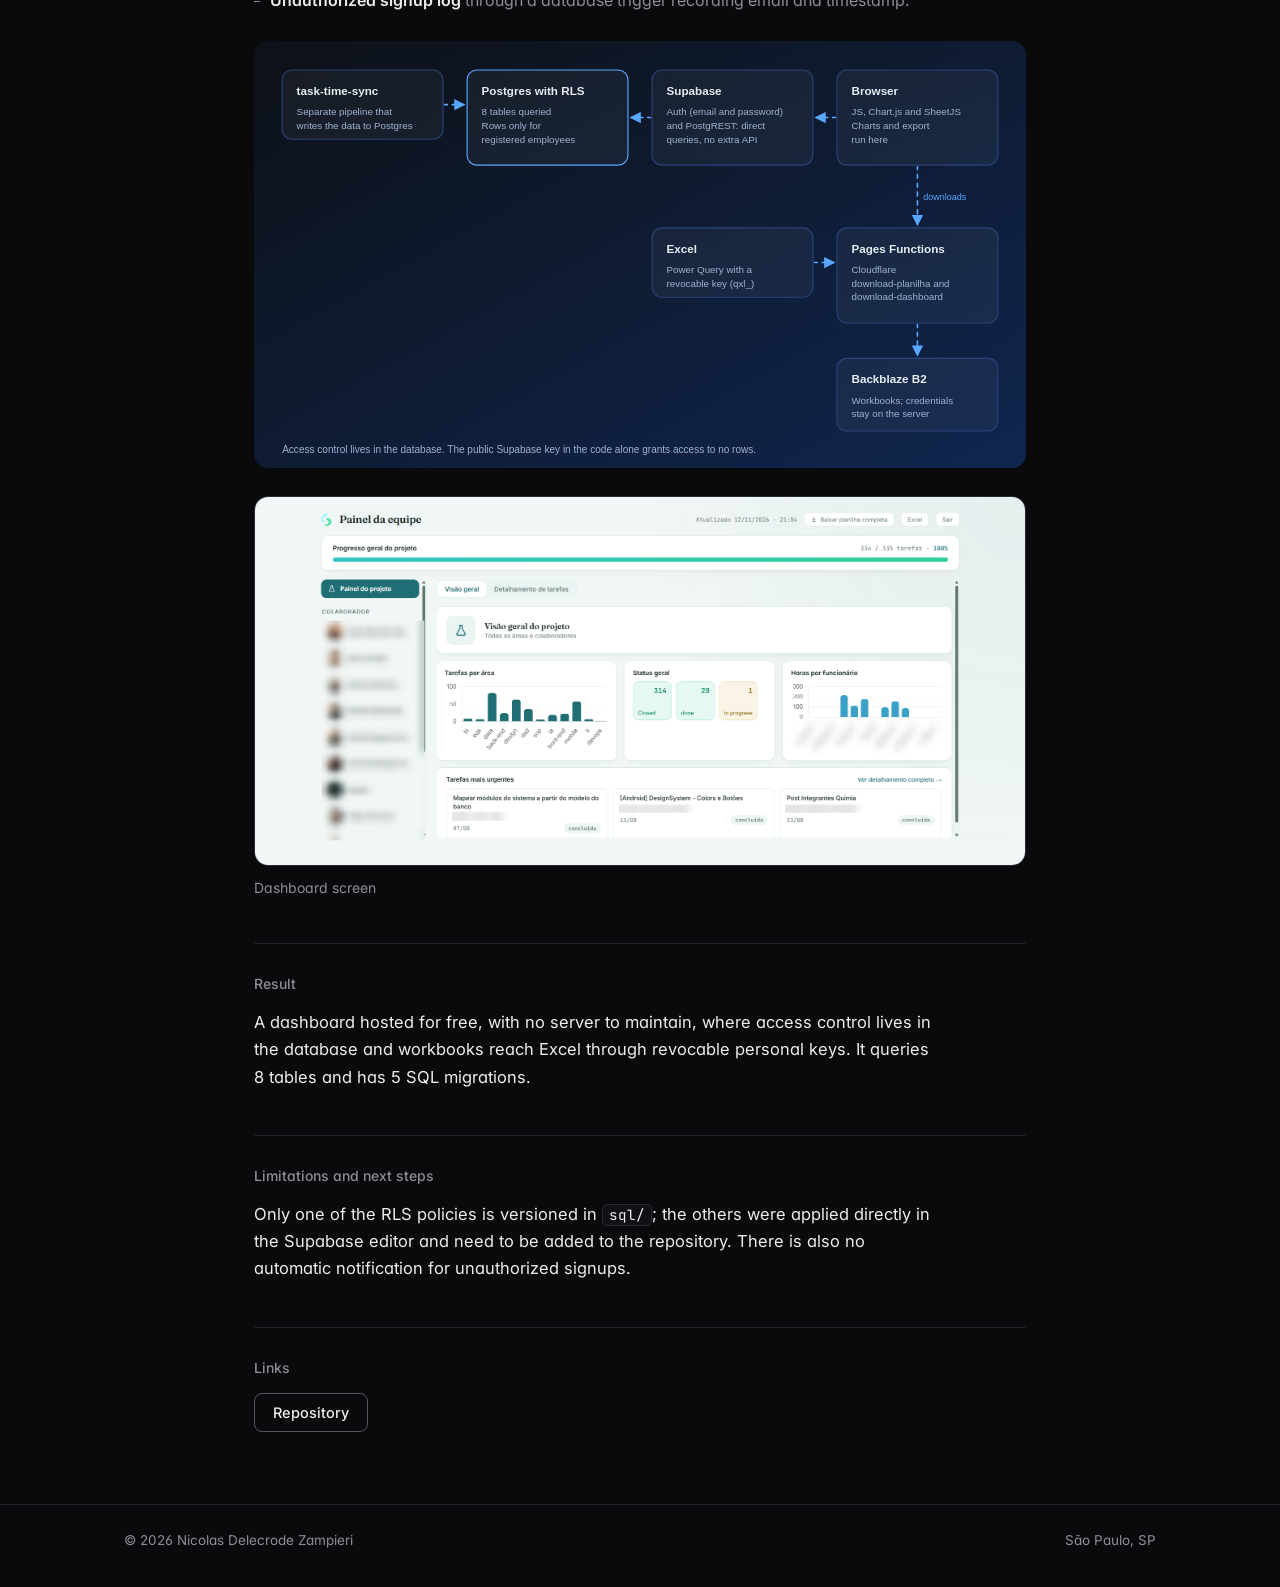
<file: casos/quimia-dashboard.html>
<!DOCTYPE html>
<html lang="pt-BR" data-mode="dark" data-title-key="dash.meta.title" data-desc-key="dash.meta.desc">
<head>
  <meta charset="utf-8">
  <meta name="viewport" content="width=device-width, initial-scale=1">
  <title>Quimia Dashboard — acesso protegido no banco, sem servidor próprio | Nicolas Zampieri</title>
  <meta name="description" content="Dashboard estático que o navegador consulta direto no Postgres, com acesso controlado por Row Level Security.">
  <link rel="canonical" href="https://nicolasdelecrode.dev/casos/quimia-dashboard.html">
  <meta name="theme-color" content="#0a0a0c" media="(prefers-color-scheme: dark)">
  <meta name="theme-color" content="#fcfcfd" media="(prefers-color-scheme: light)">

  <meta property="og:title" content="Quimia Dashboard — acesso protegido no banco, sem servidor próprio | Nicolas Zampieri">
  <meta property="og:description" content="Dashboard estático que o navegador consulta direto no Postgres, com acesso controlado por Row Level Security.">
  <meta property="og:type" content="article">
  <meta property="og:url" content="https://nicolasdelecrode.dev/casos/quimia-dashboard.html">
  <meta property="og:image" content="https://nicolasdelecrode.dev/assets/og-image.png">
  <meta property="og:image:width" content="1200">
  <meta property="og:image:height" content="630">
  <meta property="og:image:alt" content="Nicolas Delecrode Zampieri, desenvolvedor de software">
  <meta property="og:locale" content="pt_BR">
  <meta property="og:locale:alternate" content="en_US">
  <meta property="og:site_name" content="Nicolas Zampieri">
  <meta name="twitter:card" content="summary_large_image">
  <meta name="twitter:title" content="Quimia Dashboard — acesso protegido no banco, sem servidor próprio | Nicolas Zampieri">
  <meta name="twitter:description" content="Dashboard estático que o navegador consulta direto no Postgres, com acesso controlado por Row Level Security.">
  <meta name="twitter:image" content="https://nicolasdelecrode.dev/assets/og-image.png">

  <script>
    try {
      var saved = localStorage.getItem("tema");
      if (saved === "light" || saved === "dark") document.documentElement.setAttribute("data-mode", saved);
    } catch (e) { }
  </script>

  <link rel="icon" href="../favicon.svg" type="image/svg+xml">
  <link rel="apple-touch-icon" href="../apple-touch-icon.png">

  <link rel="preconnect" href="https://fonts.googleapis.com">
  <link rel="preconnect" href="https://fonts.gstatic.com" crossorigin>
  <link href="https://fonts.googleapis.com/css2?family=Inter:wght@400;500;600&family=JetBrains+Mono:wght@400;500&display=swap" rel="stylesheet">
  <link rel="stylesheet" href="../style.css">
</head>
<body id="topo">
  <a class="skip" href="#conteudo" data-i18n="skip">Pular para o conteúdo</a>

  <header class="nav">
    <div class="container nav-inner">
      <a class="brand" href="../index.html#topo"><span class="brand-mark mono" aria-hidden="true">NZ</span><span class="brand-name">Nicolas Zampieri</span></a>

      <nav class="nav-links" id="menu" aria-label="Seções" data-i18n-attr="aria-label:nav.label">
        <a href="../index.html#sobre" data-i18n="nav.sobre">Sobre</a><a href="../index.html#habilidades" data-i18n="nav.hab">Habilidades</a><a href="../index.html#experiencia" data-i18n="nav.exp">Experiência</a><a href="../index.html#projetos" data-i18n="nav.proj">Projetos</a><a href="../index.html#formacao" data-i18n="nav.form">Formação</a><a href="../index.html#contato" data-i18n="nav.cont">Contato</a>
      </nav>

      <div class="nav-actions">
        <div class="lang" role="group" aria-label="Idioma" data-i18n-attr="aria-label:lang.group">
          <button type="button" class="lang-btn is-active" data-lang="pt" lang="pt" aria-pressed="true" aria-label="Português">PT</button>
          <span class="lang-sep" aria-hidden="true">|</span>
          <button type="button" class="lang-btn" data-lang="en" lang="en" aria-pressed="false" aria-label="English">EN</button>
        </div>
        <button class="icon-btn" id="tema" type="button" aria-label="Alternar entre tema escuro e claro" data-i18n-attr="aria-label:aria.theme">
          <svg class="i-sun" viewBox="0 0 24 24" width="17" height="17" fill="none" stroke="currentColor" stroke-width="1.8" stroke-linecap="round" aria-hidden="true"><circle cx="12" cy="12" r="4"/><path d="M12 2v2M12 20v2M4.9 4.9l1.4 1.4M17.7 17.7l1.4 1.4M2 12h2M20 12h2M4.9 19.1l1.4-1.4M17.7 6.3l1.4-1.4"/></svg>
          <svg class="i-moon" viewBox="0 0 24 24" width="17" height="17" fill="none" stroke="currentColor" stroke-width="1.8" stroke-linecap="round" stroke-linejoin="round" aria-hidden="true"><path d="M21 12.8A9 9 0 1 1 11.2 3a7 7 0 0 0 9.8 9.8z"/></svg>
        </button>
        <button class="icon-btn burger" id="burger" type="button" aria-label="Abrir menu" aria-expanded="false" aria-controls="menu">
          <span></span><span></span><span></span>
        </button>
      </div>
    </div>
  </header>

  <main id="conteudo">
    <article class="case">
      <div class="container case-wrap">
        <a class="case-back" href="../index.html#projetos"><svg viewBox="0 0 24 24" width="17" height="17" fill="none" stroke="currentColor" stroke-width="1.8" stroke-linecap="round" stroke-linejoin="round" aria-hidden="true"><path d="M19 12H5m0 0 6-6m-6 6 6 6"/></svg><span data-i18n="case.back">Voltar ao site</span></a>

        <header class="case-head">
          <p class="eyebrow mono" data-i18n="case.eyebrow">Estudo de caso</p>
          <h1 data-i18n="dash.title">Quimia Dashboard — acesso protegido no banco, sem servidor próprio</h1>
          <p class="lead" data-i18n="dash.summary">Dashboard estático que o navegador consulta direto no Postgres, com acesso controlado por Row Level Security.</p>
        </header>

        <section class="case-block" aria-labelledby="dash-stack">
          <h2 id="dash-stack" data-i18n="case.stack">Stack</h2>
          <ul class="skill-list" aria-label="Tecnologias do projeto" data-i18n-attr="aria-label:aria.stack"><li><img src="../assets/icons/javascript.svg" alt="" width="18" height="18" loading="lazy">JavaScript (vanilla)</li><li><img src="../assets/icons/chartjs.svg" alt="" width="18" height="18" loading="lazy">Chart.js</li><li>Supabase (Auth + PostgREST)</li><li><img src="../assets/icons/postgresql.svg" alt="" width="18" height="18" loading="lazy">PostgreSQL RLS</li><li><img src="../assets/icons/cloudflare.svg" alt="" width="18" height="18" loading="lazy">Cloudflare Pages Functions</li><li>Backblaze B2</li><li>SheetJS</li></ul>
        </section>

        <section class="case-block" aria-labelledby="dash-ctx"><h2 id="dash-ctx" data-i18n="case.context">Contexto</h2><p data-i18n="dash.context">O time precisava ver tarefas e horas por pessoa e do projeto inteiro. Os dados já chegavam ao Postgres por um pipeline separado (o task-time-sync), então o painel podia ser somente de leitura.</p></section>
        <section class="case-block" aria-labelledby="dash-prob"><h2 id="dash-prob" data-i18n="case.problem">Problema</h2><p data-i18n="dash.problem">Entregar um painel simples de hospedar (sem servidor, sem build) sem expor dados a quem não deveria ver, e ainda integrar com o Excel que o time usa.</p></section>
        <section class="case-block" aria-labelledby="dash-dec"><h2 id="dash-dec" data-i18n="case.decisions">Decisões</h2><ul class="case-list"><li><strong data-i18n="dash.d0h">Sem servidor e sem API intermediária.</strong> <span data-i18n="dash.d0t">O navegador fala direto com o Supabase (Auth por e-mail e senha e PostgREST). Agregações, gráficos e exportação rodam no navegador. São 3 dependências de frontend e nenhuma etapa de build.</span></li><li><strong data-i18n="dash.d1h">Segurança no banco, não no site.</strong> <span data-i18n="dash.d1t">A chave pública do Supabase no código é pública por definição e sozinha não dá acesso. Políticas de Row Level Security liberam linhas só para quem está logado e cadastrado como funcionário; sessões anônimas e e-mails não cadastrados veem zero linhas.</span></li><li><strong data-i18n="dash.d2h">Regras de negócio explícitas.</strong> <span data-i18n="dash.d2t">Tarefas com vários responsáveis aparecem na lista de cada pessoa e uma vez na tabela do projeto; subtarefas ficam recolhidas sob a tarefa pai, e a exportação é plana com uma coluna de tarefa pai; tarefas arquivadas ficam fora de tudo.</span></li><li><strong data-i18n="dash.d3h">Exportação pensada para o Excel brasileiro.</strong> <span data-i18n="dash.d3t">CSV com <code>;</code> e BOM UTF-8, para abrir certo no Excel em português, e <code>.xlsx</code> de verdade.</span></li><li><strong data-i18n="dash.d4h">Download protegido de planilhas.</strong> <span data-i18n="dash.d4t">Duas funções do Cloudflare Pages entregam a planilha de dados (lida pelo Excel via Power Query) e o dashboard <code>.xlsm</code>. As credenciais do armazenamento nunca chegam ao navegador. Cada pessoa gera uma chave pessoal (prefixo <code>qxl_</code>), mostrada uma única vez, que revoga a anterior; as funções devolvem 401 com o cabeçalho certo só quando o Excel precisa pedir credenciais, para o navegador não abrir uma caixa de login.</span></li><li><strong data-i18n="dash.d5h">Registro de cadastros não autorizados</strong> <span data-i18n="dash.d5t">por um gatilho no banco, com e-mail e horário.</span></li></ul><figure class="case-fig"><img src="../assets/diagramas/quimia-dashboard-arquitetura.svg" alt="Diagrama da arquitetura do Quimia Dashboard: o pipeline task-time-sync grava no Postgres com RLS, o Supabase serve o navegador, e funções do Cloudflare Pages entregam as planilhas do Backblaze B2 ao Excel." width="960" height="530" loading="lazy" data-i18n-attr="src:img.dash.src,alt:img.dash.alt"></figure><figure class="case-fig"><button type="button" class="case-zoom" aria-label="Ampliar a tela do dashboard" data-i18n-attr="aria-label:img.dash.zoom"><img src="img/quimia-dashboard-tela.png" alt="Tela do Quimia Dashboard com o progresso geral do projeto, gráfico de tarefas por área, status geral das tarefas, horas por funcionário e lista de tarefas mais urgentes. Nomes e fotos de pessoas estão borrados." width="1900" height="909" loading="lazy" data-i18n-attr="alt:img.dash.shotalt"></button><figcaption data-i18n="img.dash.shot">Tela do dashboard</figcaption></figure></section>
        <section class="case-block" aria-labelledby="dash-res"><h2 id="dash-res" data-i18n="case.result">Resultado</h2><p data-i18n="dash.result">Um painel hospedado de graça, sem servidor para manter, em que o controle de acesso mora no banco, e as planilhas chegam ao Excel por chaves pessoais revogáveis. Foram 8 tabelas consultadas e 5 migrações SQL.</p></section>
        <section class="case-block" aria-labelledby="dash-lim"><h2 id="dash-lim" data-i18n="case.limits">Limitações e próximos passos</h2><p data-i18n="dash.limits">Só uma das políticas de RLS está versionada em <code>sql/</code>; as demais foram aplicadas direto no editor do Supabase e precisam entrar no repositório. Também não há notificação automática para cadastros não autorizados.</p></section>
        <section class="case-block" aria-labelledby="dash-lnk"><h2 id="dash-lnk" data-i18n="case.links">Links</h2><div class="case-links"><a class="btn ghost" href="https://github.com/ndelecrodev/quimia-dashboard" rel="noopener" data-i18n="link.repo">Repositório</a></div></section>
      </div>
    </article>
  </main>

  <footer class="footer">
    <div class="container footer-inner">
      <span>© <span id="ano">2026</span> Nicolas Delecrode Zampieri</span>
      <span>São Paulo, SP</span>
    </div>
  </footer>

  <div class="toast" id="toast" role="status" aria-live="polite"></div>

  <script src="../i18n.js"></script>
  <script src="../script.js"></script>
</body>
</html>
</file>
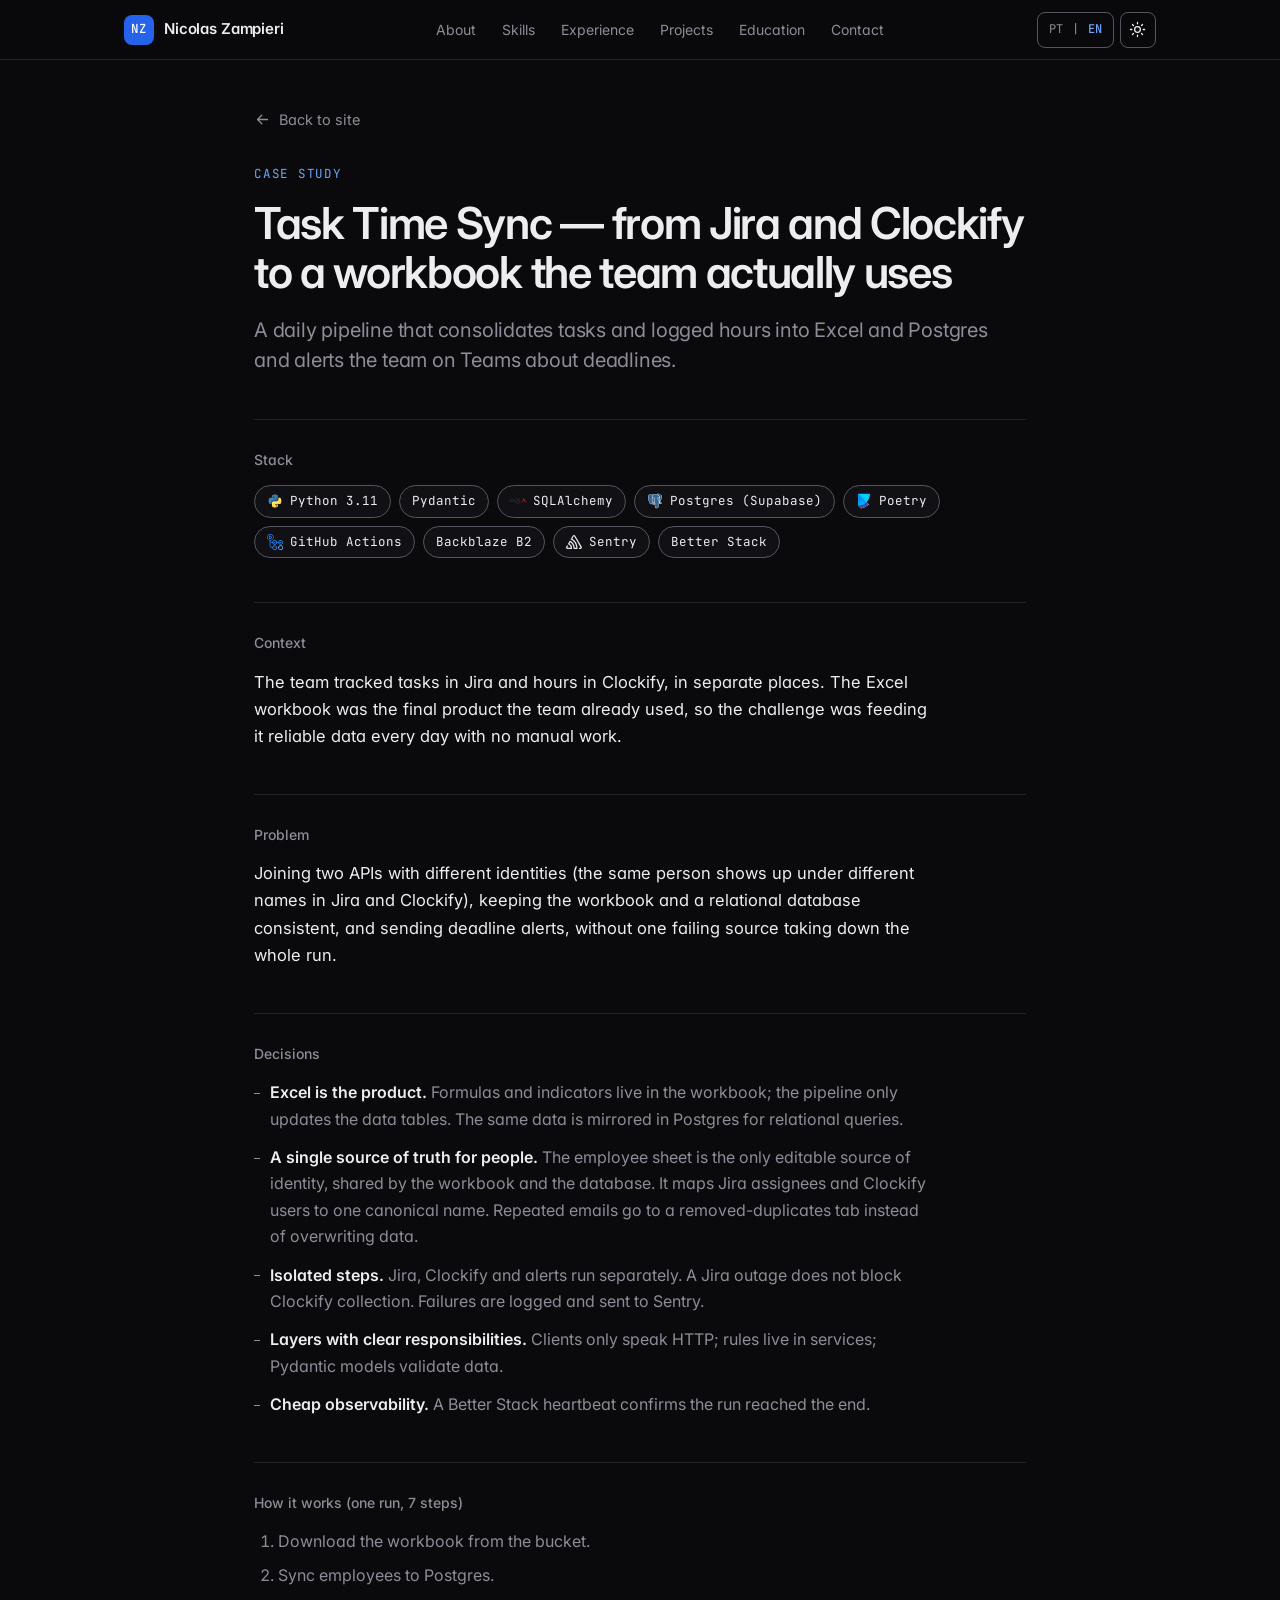
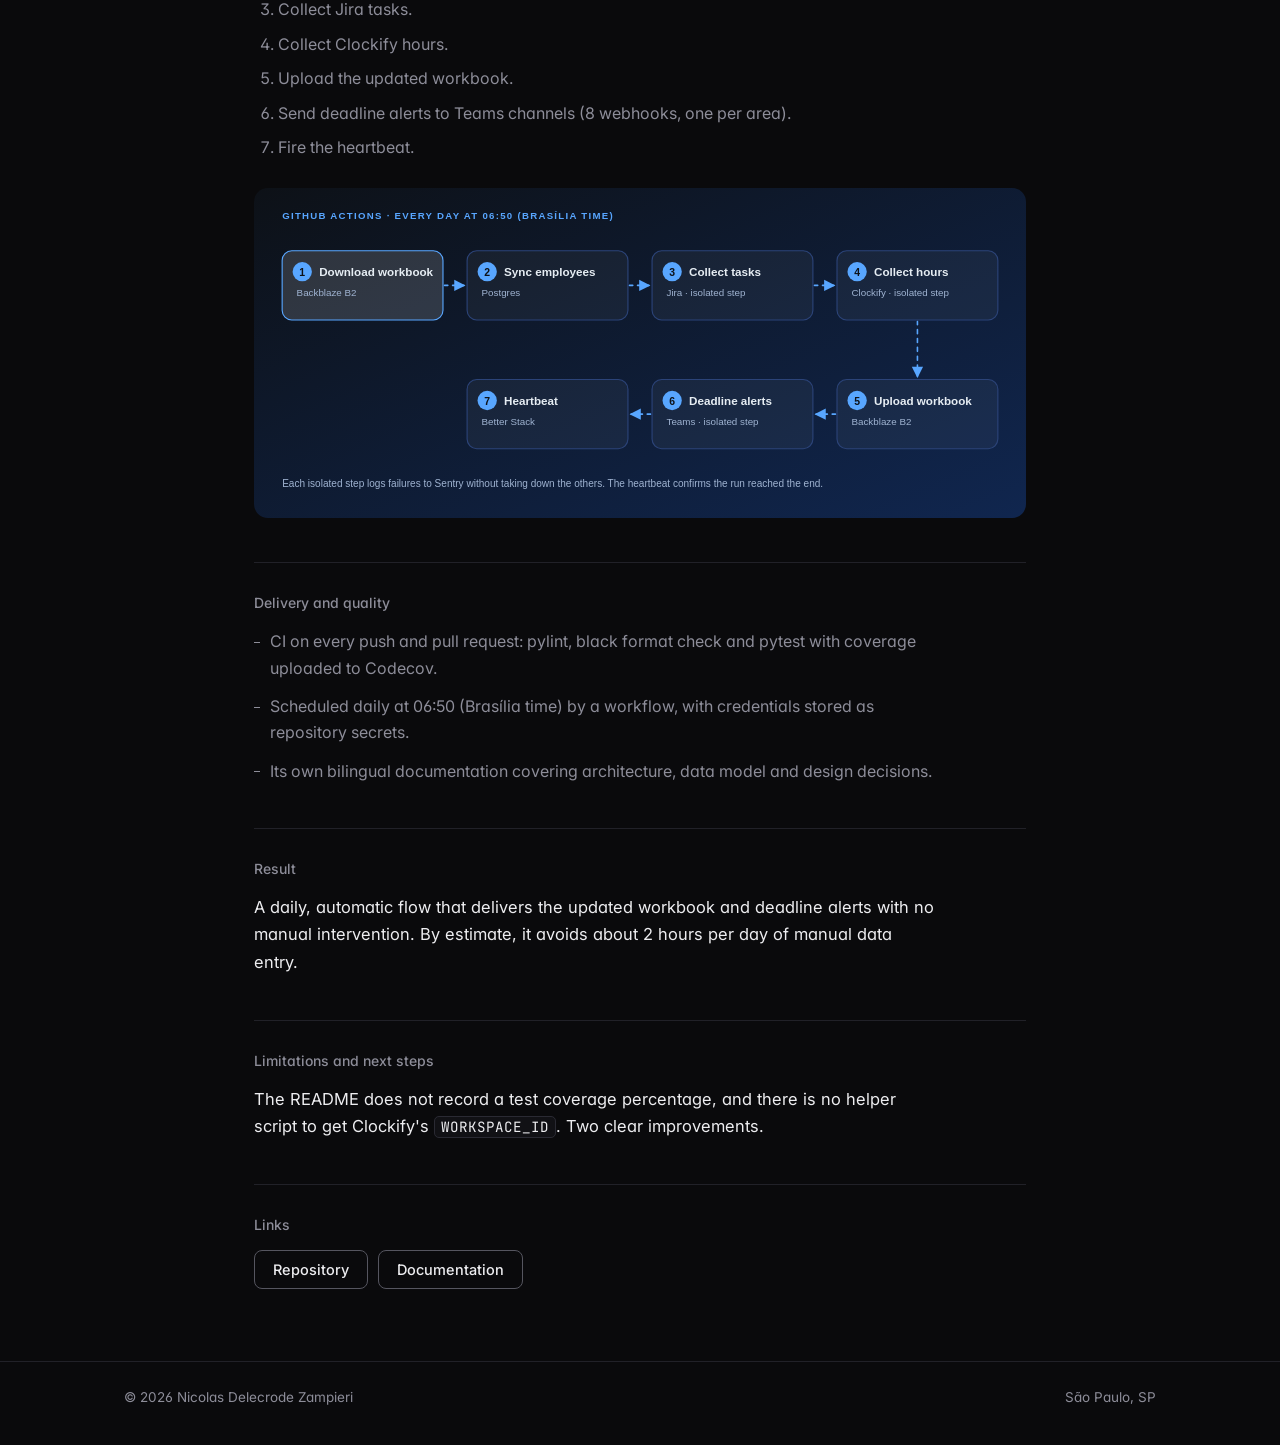
<file: casos/task-time-sync.html>
<!DOCTYPE html>
<html lang="pt-BR" data-mode="dark" data-title-key="tts.meta.title" data-desc-key="tts.meta.desc">
<head>
  <meta charset="utf-8">
  <meta name="viewport" content="width=device-width, initial-scale=1">
  <title>Task Time Sync — do Jira e Clockify para uma planilha que o time usa | Nicolas Zampieri</title>
  <meta name="description" content="Pipeline diário que consolida tarefas e horas em Excel e Postgres e avisa o time no Teams sobre prazos.">
  <link rel="canonical" href="https://nicolasdelecrode.dev/casos/task-time-sync.html">
  <meta name="theme-color" content="#0a0a0c" media="(prefers-color-scheme: dark)">
  <meta name="theme-color" content="#fcfcfd" media="(prefers-color-scheme: light)">

  <meta property="og:title" content="Task Time Sync — do Jira e Clockify para uma planilha que o time usa | Nicolas Zampieri">
  <meta property="og:description" content="Pipeline diário que consolida tarefas e horas em Excel e Postgres e avisa o time no Teams sobre prazos.">
  <meta property="og:type" content="article">
  <meta property="og:url" content="https://nicolasdelecrode.dev/casos/task-time-sync.html">
  <meta property="og:image" content="https://nicolasdelecrode.dev/assets/og-image.png">
  <meta property="og:image:width" content="1200">
  <meta property="og:image:height" content="630">
  <meta property="og:image:alt" content="Nicolas Delecrode Zampieri, desenvolvedor de software">
  <meta property="og:locale" content="pt_BR">
  <meta property="og:locale:alternate" content="en_US">
  <meta property="og:site_name" content="Nicolas Zampieri">
  <meta name="twitter:card" content="summary_large_image">
  <meta name="twitter:title" content="Task Time Sync — do Jira e Clockify para uma planilha que o time usa | Nicolas Zampieri">
  <meta name="twitter:description" content="Pipeline diário que consolida tarefas e horas em Excel e Postgres e avisa o time no Teams sobre prazos.">
  <meta name="twitter:image" content="https://nicolasdelecrode.dev/assets/og-image.png">

  <script>
    try {
      var saved = localStorage.getItem("tema");
      if (saved === "light" || saved === "dark") document.documentElement.setAttribute("data-mode", saved);
    } catch (e) { }
  </script>

  <link rel="icon" href="../favicon.svg" type="image/svg+xml">
  <link rel="apple-touch-icon" href="../apple-touch-icon.png">

  <link rel="preconnect" href="https://fonts.googleapis.com">
  <link rel="preconnect" href="https://fonts.gstatic.com" crossorigin>
  <link href="https://fonts.googleapis.com/css2?family=Inter:wght@400;500;600&family=JetBrains+Mono:wght@400;500&display=swap" rel="stylesheet">
  <link rel="stylesheet" href="../style.css">
</head>
<body id="topo">
  <a class="skip" href="#conteudo" data-i18n="skip">Pular para o conteúdo</a>

  <header class="nav">
    <div class="container nav-inner">
      <a class="brand" href="../index.html#topo"><span class="brand-mark mono" aria-hidden="true">NZ</span><span class="brand-name">Nicolas Zampieri</span></a>

      <nav class="nav-links" id="menu" aria-label="Seções" data-i18n-attr="aria-label:nav.label">
        <a href="../index.html#sobre" data-i18n="nav.sobre">Sobre</a><a href="../index.html#habilidades" data-i18n="nav.hab">Habilidades</a><a href="../index.html#experiencia" data-i18n="nav.exp">Experiência</a><a href="../index.html#projetos" data-i18n="nav.proj">Projetos</a><a href="../index.html#formacao" data-i18n="nav.form">Formação</a><a href="../index.html#contato" data-i18n="nav.cont">Contato</a>
      </nav>

      <div class="nav-actions">
        <div class="lang" role="group" aria-label="Idioma" data-i18n-attr="aria-label:lang.group">
          <button type="button" class="lang-btn is-active" data-lang="pt" lang="pt" aria-pressed="true" aria-label="Português">PT</button>
          <span class="lang-sep" aria-hidden="true">|</span>
          <button type="button" class="lang-btn" data-lang="en" lang="en" aria-pressed="false" aria-label="English">EN</button>
        </div>
        <button class="icon-btn" id="tema" type="button" aria-label="Alternar entre tema escuro e claro" data-i18n-attr="aria-label:aria.theme">
          <svg class="i-sun" viewBox="0 0 24 24" width="17" height="17" fill="none" stroke="currentColor" stroke-width="1.8" stroke-linecap="round" aria-hidden="true"><circle cx="12" cy="12" r="4"/><path d="M12 2v2M12 20v2M4.9 4.9l1.4 1.4M17.7 17.7l1.4 1.4M2 12h2M20 12h2M4.9 19.1l1.4-1.4M17.7 6.3l1.4-1.4"/></svg>
          <svg class="i-moon" viewBox="0 0 24 24" width="17" height="17" fill="none" stroke="currentColor" stroke-width="1.8" stroke-linecap="round" stroke-linejoin="round" aria-hidden="true"><path d="M21 12.8A9 9 0 1 1 11.2 3a7 7 0 0 0 9.8 9.8z"/></svg>
        </button>
        <button class="icon-btn burger" id="burger" type="button" aria-label="Abrir menu" aria-expanded="false" aria-controls="menu">
          <span></span><span></span><span></span>
        </button>
      </div>
    </div>
  </header>

  <main id="conteudo">
    <article class="case">
      <div class="container case-wrap">
        <a class="case-back" href="../index.html#projetos"><svg viewBox="0 0 24 24" width="17" height="17" fill="none" stroke="currentColor" stroke-width="1.8" stroke-linecap="round" stroke-linejoin="round" aria-hidden="true"><path d="M19 12H5m0 0 6-6m-6 6 6 6"/></svg><span data-i18n="case.back">Voltar ao site</span></a>

        <header class="case-head">
          <p class="eyebrow mono" data-i18n="case.eyebrow">Estudo de caso</p>
          <h1 data-i18n="tts.title">Task Time Sync — do Jira e Clockify para uma planilha que o time usa</h1>
          <p class="lead" data-i18n="tts.summary">Pipeline diário que consolida tarefas e horas em Excel e Postgres e avisa o time no Teams sobre prazos.</p>
        </header>

        <section class="case-block" aria-labelledby="tts-stack">
          <h2 id="tts-stack" data-i18n="case.stack">Stack</h2>
          <ul class="skill-list" aria-label="Tecnologias do projeto" data-i18n-attr="aria-label:aria.stack"><li><img src="../assets/icons/python.svg" alt="" width="18" height="18" loading="lazy">Python 3.11</li><li>Pydantic</li><li><img src="../assets/icons/sqlalchemy.svg" alt="" width="18" height="18" loading="lazy">SQLAlchemy</li><li><img src="../assets/icons/postgresql.svg" alt="" width="18" height="18" loading="lazy">Postgres (Supabase)</li><li><img src="../assets/icons/poetry.svg" alt="" width="18" height="18" loading="lazy">Poetry</li><li><img src="../assets/icons/githubactions.svg" alt="" width="18" height="18" loading="lazy">GitHub Actions</li><li>Backblaze B2</li><li><img class="inv" src="../assets/icons/sentry.svg" alt="" width="18" height="18" loading="lazy">Sentry</li><li>Better Stack</li></ul>
        </section>

        <section class="case-block" aria-labelledby="tts-ctx"><h2 id="tts-ctx" data-i18n="case.context">Contexto</h2><p data-i18n="tts.context">O time acompanhava tarefas no Jira e horas no Clockify, em lugares separados. A planilha Excel era o produto final que o time já usava, então o desafio era alimentá-la com dados confiáveis, todos os dias, sem trabalho manual.</p></section>
        <section class="case-block" aria-labelledby="tts-prob"><h2 id="tts-prob" data-i18n="case.problem">Problema</h2><p data-i18n="tts.problem">Juntar duas APIs com identidades diferentes (o mesmo colaborador aparece com nomes distintos no Jira e no Clockify), manter a planilha e um banco relacional coerentes e avisar sobre prazos, sem que a falha de uma fonte derrubasse a execução inteira.</p></section>
        <section class="case-block" aria-labelledby="tts-dec"><h2 id="tts-dec" data-i18n="case.decisions">Decisões</h2><ul class="case-list"><li><strong data-i18n="tts.d0h">Excel é o produto.</strong> <span data-i18n="tts.d0t">As fórmulas e os indicadores ficam na planilha; o pipeline só atualiza as tabelas de dados. O mesmo dado é espelhado em Postgres, para consultas relacionais.</span></li><li><strong data-i18n="tts.d1h">Uma fonte única para pessoas.</strong> <span data-i18n="tts.d1t">A aba de funcionários é a única origem editável de identidade, compartilhada pela planilha e pelo banco. Isso normaliza responsáveis do Jira e usuários do Clockify para um mesmo nome. E-mails repetidos vão para uma aba de duplicados removidos, em vez de sobrescrever dados.</span></li><li><strong data-i18n="tts.d2h">Etapas isoladas.</strong> <span data-i18n="tts.d2t">Jira, Clockify e alertas rodam separados. Uma indisponibilidade do Jira não impede a coleta do Clockify. Falhas são registradas e enviadas ao Sentry.</span></li><li><strong data-i18n="tts.d3h">Camadas com responsabilidade clara.</strong> <span data-i18n="tts.d3t">Os clients só falam HTTP; as regras ficam nos services; modelos Pydantic validam os dados.</span></li><li><strong data-i18n="tts.d4h">Observabilidade barata.</strong> <span data-i18n="tts.d4t">Um heartbeat no Better Stack confirma que a execução chegou ao fim.</span></li></ul></section>
        <section class="case-block" aria-labelledby="tts-how"><h2 id="tts-how" data-i18n="tts.x.how.h">Como funciona (uma execução, 7 passos)</h2><ol class="case-steps"><li data-i18n="tts.x.how.i0">Baixa a planilha do bucket.</li><li data-i18n="tts.x.how.i1">Sincroniza funcionários no Postgres.</li><li data-i18n="tts.x.how.i2">Coleta tarefas do Jira.</li><li data-i18n="tts.x.how.i3">Coleta horas do Clockify.</li><li data-i18n="tts.x.how.i4">Envia a planilha atualizada de volta.</li><li data-i18n="tts.x.how.i5">Dispara alertas de prazo nos canais do Teams (8 webhooks, um por área).</li><li data-i18n="tts.x.how.i6">Dispara o heartbeat.</li></ol><figure class="case-fig"><img src="../assets/diagramas/task-time-sync-fluxo.svg" alt="Diagrama do fluxo diário do Task Time Sync em 7 etapas: baixar planilha, sincronizar pessoas, coletar tarefas do Jira, coletar horas do Clockify, enviar planilha, alertas de prazo no Teams e heartbeat no Better Stack." width="960" height="410" loading="lazy" data-i18n-attr="src:img.tts.src,alt:img.tts.alt"></figure></section>
        <section class="case-block" aria-labelledby="tts-delivery"><h2 id="tts-delivery" data-i18n="tts.x.delivery.h">Entrega e qualidade</h2><ul class="case-list"><li data-i18n="tts.x.delivery.i0">CI em todo push e pull request: pylint, verificação de formatação com black e pytest com cobertura enviada ao Codecov.</li><li data-i18n="tts.x.delivery.i1">Execução agendada todo dia às 06:50 (horário de Brasília) por workflow, com credenciais em secrets do repositório.</li><li data-i18n="tts.x.delivery.i2">Documentação própria, bilíngue, com arquitetura, modelo de dados e decisões de design.</li></ul></section>
        <section class="case-block" aria-labelledby="tts-res"><h2 id="tts-res" data-i18n="case.result">Resultado</h2><p data-i18n="tts.result">Um fluxo diário e automático que entrega a planilha atualizada e os alertas de prazo, sem intervenção manual. Por estimativa, evita cerca de 2 horas por dia de digitação manual de informações.</p></section>
        <section class="case-block" aria-labelledby="tts-lim"><h2 id="tts-lim" data-i18n="case.limits">Limitações e próximos passos</h2><p data-i18n="tts.limits">O README não registra um percentual de cobertura de testes, e não há um script para obter o <code>WORKSPACE_ID</code> do Clockify (hoje ele vem da resposta da API). Dois pontos claros de melhoria.</p></section>
        <section class="case-block" aria-labelledby="tts-lnk"><h2 id="tts-lnk" data-i18n="case.links">Links</h2><div class="case-links"><a class="btn ghost" href="https://github.com/ndelecrodev/task-time-sync" rel="noopener" data-i18n="link.repo">Repositório</a><a class="btn ghost" href="https://github.com/ndelecrodev/task-time-sync-docs" rel="noopener" data-i18n="link.docs">Documentação</a></div></section>
      </div>
    </article>
  </main>

  <footer class="footer">
    <div class="container footer-inner">
      <span>© <span id="ano">2026</span> Nicolas Delecrode Zampieri</span>
      <span>São Paulo, SP</span>
    </div>
  </footer>

  <div class="toast" id="toast" role="status" aria-live="polite"></div>

  <script src="../i18n.js"></script>
  <script src="../script.js"></script>
</body>
</html>
</file>
<file: style.css>
:root {
  --bg: #0a0a0c;
  --surface: #111115;
  --border: #212128;
  --border-strong: #55555f;
  --border-card: #2a2a33;
  --card-shadow: none;
  --text: #ededf0;
  --muted: #8d8d99;
  --accent: #6aa5ff;
  --accent-solid: #2563eb;
  --glass: rgba(10, 10, 12, 0.72);
  --ok: #34d399;
  --accent-soft: rgba(59, 130, 246, 0.12);
  --accent-2: #34d399;
  --shadow: 0 20px 50px rgba(0, 0, 0, 0.45);

  --font-body: "Inter", system-ui, -apple-system, "Segoe UI", sans-serif;
  --font-mono: "JetBrains Mono", ui-monospace, "SFMono-Regular", Menlo, Consolas, monospace;

  --nav-h: 60px;
  --col-label: 190px;
  color-scheme: dark;
}
html[data-mode="light"] {
  --bg: #fcfcfd;
  --surface: #f0f2f7;
  --border: #d9dce4;
  --border-strong: #8a92a5;
  --border-card: #c5cad6;
  --card-shadow: 0 1px 2px rgba(15, 17, 23, 0.06), 0 4px 14px rgba(15, 17, 23, 0.05);
  --text: #0c0e13;
  --muted: #475066;
  --accent: #1d4ed8;
  --accent-solid: #2563eb;
  --glass: rgba(252, 252, 253, 0.78);
  --ok: #047857;
  --accent-soft: rgba(37, 99, 235, 0.09);
  --accent-2: #047857;
  --shadow: 0 20px 50px rgba(15, 17, 23, 0.1);
  color-scheme: light;
}

* { box-sizing: border-box; }
html { scroll-behavior: smooth; scroll-padding-top: calc(var(--nav-h) + 24px); -webkit-text-size-adjust: 100%; text-size-adjust: 100%; }
body {
  margin: 0; background: var(--bg); color: var(--text);
  font-family: var(--font-body); font-size: 16px; line-height: 1.65;
  -webkit-font-smoothing: antialiased; font-feature-settings: "cv11", "ss01";
  transition: background 0.2s ease, color 0.2s ease;
}
h1, h2, h3, p, ul, ol, dl, dd { margin: 0; }
ul, ol { padding: 0; list-style: none; }
a { color: inherit; }
img { display: block; max-width: 100%; }
.mono { font-family: var(--font-mono); }
.container { width: 100%; max-width: 1080px; margin: 0 auto; padding: 0 max(24px, env(safe-area-inset-left)) 0 max(24px, env(safe-area-inset-right)); }
h1, h2, h3 { text-wrap: balance; }
:focus-visible { outline: 2px solid var(--accent); outline-offset: 3px; border-radius: 4px; }

.skip { position: absolute; left: 12px; top: -48px; z-index: 100; background: var(--text); color: var(--bg); padding: 8px 14px; border-radius: 6px; text-decoration: none; }
.skip:focus { top: 12px; }

html:not([data-mode="light"]) img.inv { filter: brightness(0) invert(0.9); }

.nav {
  position: fixed; inset: 0 0 auto 0; z-index: 50; height: var(--nav-h);
  background: var(--glass);
  -webkit-backdrop-filter: blur(14px) saturate(150%); backdrop-filter: blur(14px) saturate(150%);
  border-bottom: 1px solid var(--border);
}
.nav-inner { height: 100%; display: flex; align-items: center; justify-content: space-between; gap: 16px; }
.brand { display: inline-flex; align-items: center; gap: 10px; text-decoration: none; font-weight: 600; font-size: 15px; letter-spacing: -0.01em; }
.brand-mark { display: grid; place-items: center; width: 30px; height: 30px; border-radius: 8px; background: var(--accent-solid); color: #fff; font-size: 12.5px; font-weight: 500; }
.nav-links { display: flex; gap: 2px; }
.nav-links a { text-decoration: none; color: var(--muted); font-size: 14px; padding: 8px 12px; border-radius: 6px; transition: color 0.15s; }
.nav-links a:hover, .nav-links a.is-current { color: var(--text); }
.nav-actions { display: flex; align-items: center; gap: 6px; }
.icon-btn { display: grid; place-items: center; width: 36px; height: 36px; border-radius: 8px; border: 1px solid var(--border-strong); background: transparent; color: var(--text); cursor: pointer; transition: border-color 0.15s; }
.icon-btn:hover { border-color: var(--muted); }
.lang { display: flex; align-items: center; gap: 2px; height: 36px; padding: 0 4px; border-radius: 8px; border: 1px solid var(--border-strong); font-family: "JetBrains Mono", ui-monospace, monospace; font-size: 12px; }
.lang-btn { border: 0; background: transparent; color: var(--muted); font: inherit; padding: 6px 7px; border-radius: 5px; cursor: pointer; transition: color 0.15s; }
.lang-btn:hover { color: var(--text); }
.lang-btn.is-active { color: var(--accent); font-weight: 500; }
.lang-sep { color: var(--muted); }
.i-moon { display: none; }
html[data-mode="light"] .i-sun { display: none; }
html[data-mode="light"] .i-moon { display: block; }
.burger { display: none; flex-direction: column; align-items: center; justify-content: center; gap: 4px; }
.burger span { display: block; width: 15px; height: 1.5px; background: currentColor; transition: transform 0.2s, opacity 0.2s; }
.burger[aria-expanded="true"] span:nth-child(1) { transform: translateY(5.5px) rotate(45deg); }
.burger[aria-expanded="true"] span:nth-child(2) { opacity: 0; }
.burger[aria-expanded="true"] span:nth-child(3) { transform: translateY(-5.5px) rotate(-45deg); }

.btn {
  display: inline-flex; align-items: center; justify-content: center;
  padding: 10px 18px; border-radius: 8px; font: 500 14.5px var(--font-body);
  text-decoration: none; cursor: pointer; border: 1px solid transparent;
  transition: background 0.15s, border-color 0.15s, opacity 0.15s;
}
.btn.primary { background: var(--accent-solid); color: #fff; }
.btn.primary:hover { filter: brightness(1.12); }
.btn.ghost { background: transparent; color: var(--text); border-color: var(--border-strong); }
.btn.ghost:hover { border-color: var(--muted); }
.btn-icon { gap: 8px; }

.hero { position: relative; overflow: hidden; padding: calc(var(--nav-h) + 88px) 0 80px; }
.hero::before {
  content: ""; position: absolute; inset: 0; z-index: 0;
  background-image: linear-gradient(var(--border) 1px, transparent 1px), linear-gradient(90deg, var(--border) 1px, transparent 1px);
  background-size: 56px 56px; opacity: 0.5;
  -webkit-mask-image: radial-gradient(ellipse 70% 75% at 50% 30%, #000 30%, transparent 78%);
  mask-image: radial-gradient(ellipse 70% 75% at 50% 30%, #000 30%, transparent 78%);
}
.hero::after { content: ""; position: absolute; inset: 0; z-index: 0; background: radial-gradient(640px 320px at 18% 0%, var(--accent-soft), transparent 70%); pointer-events: none; }
.eyebrow { font-size: 12.5px; letter-spacing: 0.06em; text-transform: uppercase; color: var(--accent); margin-bottom: 18px; }
.hero-grid { position: relative; z-index: 1; display: grid; grid-template-columns: 1.25fr 0.75fr; gap: 64px; align-items: end; }
.hero h1 { font-size: clamp(40px, 6.4vw, 68px); font-weight: 600; letter-spacing: -0.04em; line-height: 1.02; }
.grad { background: linear-gradient(100deg, var(--accent), var(--accent-2)); -webkit-background-clip: text; background-clip: text; color: transparent; }
.role { margin-top: 20px; font-size: 16px; color: var(--muted); }
.lead { margin-top: 20px; max-width: 46ch; font-size: 20px; line-height: 1.5; letter-spacing: -0.01em; }
.hero-actions { display: flex; flex-wrap: wrap; gap: 10px; margin-top: 32px; }
.socials { display: flex; flex-wrap: wrap; gap: 8px 24px; margin-top: 28px; }
.socials a { display: inline-flex; align-items: center; gap: 8px; color: var(--muted); text-decoration: none; font-size: 14.5px; transition: color 0.15s; }
.socials a:hover { color: var(--text); }

.facts { border-top: 1px solid var(--border); }
.facts > div { display: grid; grid-template-columns: 96px 1fr; gap: 12px; align-items: center; padding: 12px 0; border-bottom: 1px solid var(--border); font-size: 14.5px; }
.facts dt { color: var(--muted); }
.status-dot { display: inline-block; width: 7px; height: 7px; border-radius: 50%; background: var(--ok); margin-right: 9px; vertical-align: 1px; }

.icon-row { display: flex; flex-wrap: wrap; align-items: center; gap: 10px 14px; }
.icon-row li { display: grid; place-items: center; }
.icon-row img { opacity: 0.92; transition: opacity 0.15s, transform 0.15s; }
.icon-row img:hover { opacity: 1; transform: translateY(-2px); }
.icon-row .txt { font-family: var(--font-mono); font-size: 12px; color: var(--muted); }

.section { padding: 72px 0; border-top: 1px solid var(--border); }
.section-grid { display: grid; grid-template-columns: var(--col-label) 1fr; gap: 24px 40px; align-items: start; }
.section-label { font-size: 14px; font-weight: 500; color: var(--muted); letter-spacing: 0; position: sticky; top: calc(var(--nav-h) + 24px); }

.reveal { opacity: 0.25; transform: translateY(12px); transition: opacity 0.6s ease, transform 0.6s ease; }
.reveal.in { opacity: 1; transform: none; }

.prose { display: grid; gap: 18px; max-width: 66ch; color: var(--muted); }
.prose-lead { color: var(--text); font-size: 19px; line-height: 1.55; letter-spacing: -0.01em; }

.skills { display: grid; }
.skill-row { display: grid; grid-template-columns: 170px 1fr; gap: 12px 24px; padding: 14px 0; }
.skill-row:first-child { padding-top: 0; }
.skill-row h3 { font-size: 14px; font-weight: 500; color: var(--muted); padding-top: 3px; }
.skill-list { display: flex; flex-wrap: wrap; gap: 8px; }
.skill-list li { display: inline-flex; align-items: center; gap: 7px; font-family: var(--font-mono); font-size: 12.5px; padding: 5px 12px; border-radius: 999px; border: 1px solid var(--border-strong); background: var(--surface); transition: border-color 0.15s, background 0.15s, color 0.15s; }
.skill-list li:hover { border-color: var(--accent-solid); background: var(--accent-soft); color: var(--accent); }
.skill-list img { flex: none; width: 16px; height: 16px; }

.entries { position: relative; display: grid; gap: 36px; padding-left: 32px; }
.entries::before { content: ""; position: absolute; left: 6px; top: 8px; bottom: 8px; width: 2px; background: var(--border-card); }
.entry { position: relative; display: grid; grid-template-columns: 56px 1fr; gap: 16px; }
.entry::before { content: ""; position: absolute; left: -32px; top: 6px; width: 14px; height: 14px; border-radius: 50%; background: var(--bg); border: 2px solid var(--accent-solid); box-shadow: 0 0 0 4px var(--accent-soft); }
.entry-when { font-family: var(--font-mono); font-size: 13px; color: var(--muted); padding-top: 4px; }
.entry-body h3 { font-size: 18px; font-weight: 600; letter-spacing: -0.01em; }
.entry-org { font-weight: 400; color: var(--muted); }
.entry-body ul { display: grid; gap: 8px; margin-top: 12px; max-width: 64ch; }
.entry-body li { position: relative; padding-left: 16px; color: var(--muted); font-size: 15.5px; }
.entry-body li::before { content: ""; position: absolute; left: 0; top: 0.78em; width: 6px; height: 1px; background: var(--muted); }

.filters { display: flex; flex-wrap: wrap; gap: 6px; margin-bottom: 8px; }
.chip { font: 500 13.5px var(--font-body); padding: 6px 13px; border-radius: 999px; cursor: pointer; border: 1px solid var(--border-strong); background: transparent; color: var(--muted); transition: color 0.15s, border-color 0.15s, background 0.15s; }
.chip:hover { color: var(--text); border-color: var(--muted); }
.chip.is-active { background: var(--accent-solid); border-color: var(--accent-solid); color: #fff; }

.projects { display: grid; gap: 14px; margin-top: 16px; }
.proj { display: grid; grid-template-columns: 1fr 190px 96px; gap: 12px 28px; align-items: start; padding: 22px 24px; background: var(--surface); border: 1px solid var(--border-card); border-radius: 12px; box-shadow: var(--card-shadow); transition: opacity 0.22s ease, transform 0.22s ease, border-color 0.2s; }
.proj:hover { border-color: var(--accent-solid); }
.proj[hidden] { display: none; }
.proj.is-out { opacity: 0; transform: translateY(6px); }
.proj h3 { font-size: 17px; font-weight: 600; letter-spacing: -0.01em; }
.proj h3 a { text-decoration: none; }
.proj h3 a:hover { color: var(--accent); }
.proj-main p { margin-top: 6px; color: var(--muted); font-size: 15px; max-width: 56ch; }
.proj .icon-row { padding-top: 2px; }
.proj-links { display: flex; flex-direction: column; gap: 4px; align-items: flex-start; font-size: 14px; padding-top: 2px; }
.proj-links a { color: var(--accent); text-decoration: none; }
.proj-links a:hover { text-decoration: underline; text-underline-offset: 3px; }

.rows { display: grid; }
.rows li { display: flex; justify-content: space-between; gap: 16px; padding: 14px 0; border-bottom: 1px solid var(--border); }
.rows li:first-child { padding-top: 0; }
.rows-main { font-weight: 500; }
.rows-sub { color: var(--muted); font-size: 15px; text-align: right; }

.contact { display: grid; gap: 14px; justify-items: start; padding: 32px; border: 1px solid var(--border-card); border-radius: 16px; box-shadow: var(--card-shadow); background: linear-gradient(135deg, var(--accent-soft), transparent 70%), var(--surface); }
.contact-text { color: var(--muted); font-size: 17px; }
.email { font-size: clamp(16px, 3vw, 24px); letter-spacing: -0.01em; overflow-wrap: anywhere; max-width: 100%; }
.contact-actions { display: flex; flex-wrap: wrap; gap: 10px; margin-top: 6px; }

.footer { border-top: 1px solid var(--border); padding: 24px 0 36px; color: var(--muted); font-size: 13.5px; }
.footer-inner { display: flex; flex-wrap: wrap; justify-content: space-between; gap: 6px 24px; }
.toast { position: fixed; left: 50%; bottom: 28px; z-index: 80; transform: translate(-50%, 20px); opacity: 0; pointer-events: none; background: var(--text); color: var(--bg); padding: 10px 18px; border-radius: 8px; font-size: 14px; font-weight: 500; transition: opacity 0.2s, transform 0.2s; }
.toast.show { opacity: 1; transform: translate(-50%, 0); }

.case-link { display: inline-block; margin-top: 10px; font-size: 14px; color: var(--accent); text-decoration: none; }
.case-link:hover { text-decoration: underline; text-underline-offset: 3px; }

.case { padding: calc(var(--nav-h) + 48px) 0 72px; }
.case-wrap { max-width: 820px; }
.case-back { display: inline-flex; align-items: center; gap: 8px; margin-bottom: 32px; color: var(--muted); text-decoration: none; font-size: 14.5px; transition: color 0.15s; }
.case-back:hover { color: var(--text); }
.case-head .eyebrow { margin-bottom: 14px; }
.case h1 { font-size: clamp(28px, 5vw, 44px); font-weight: 600; letter-spacing: -0.03em; line-height: 1.12; }
.case-head .lead { margin-top: 18px; max-width: 60ch; color: var(--muted); }
.case-block { margin-top: 44px; padding-top: 28px; border-top: 1px solid var(--border); }
.case-block h2 { margin-bottom: 14px; font-size: 14px; font-weight: 500; color: var(--muted); }
.case-block p { max-width: 68ch; color: var(--text); font-size: 16.5px; }
.case-list { display: grid; gap: 12px; max-width: 68ch; }
.case-list li { position: relative; padding-left: 16px; color: var(--muted); font-size: 16px; }
.case-list li::before { content: ""; position: absolute; left: 0; top: 0.85em; width: 6px; height: 1px; background: var(--muted); }
.case-list strong { color: var(--text); font-weight: 600; }
.case-steps { display: grid; gap: 8px; max-width: 68ch; padding-left: 24px; list-style: decimal; color: var(--muted); font-size: 16px; }
.case code { font-family: var(--font-mono); font-size: 0.86em; padding: 1px 6px; border-radius: 5px; border: 1px solid var(--border-card); background: var(--surface); color: var(--text); overflow-wrap: anywhere; }
.case-links { display: flex; flex-wrap: wrap; gap: 10px; }
.case-fig { margin: 28px 0 0; }
.case-fig img { width: 100%; height: auto; border-radius: 14px; }
.case-fig figcaption { margin-top: 10px; color: var(--muted); font-size: 14px; }
.case-zoom { display: block; width: 100%; padding: 0; border: 0; background: none; border-radius: 14px; cursor: zoom-in; }
.case-zoom img { border: 1px solid var(--border-card); }
.lightbox { padding: 0; border: 0; background: transparent; max-width: 96vw; max-height: 96vh; overflow: visible; color: var(--text); }
.lightbox::backdrop { background: rgba(0, 0, 0, 0.82); }
.lightbox[open] { animation: lightbox-in 0.18s ease; }
.lightbox[open]::backdrop { animation: lightbox-fade 0.18s ease; }
.lightbox img { display: block; width: auto; height: auto; max-width: 96vw; max-height: 90vh; border-radius: 14px; }
.lightbox-close { position: absolute; top: -14px; right: -14px; display: grid; place-items: center; width: 40px; height: 40px; border-radius: 50%; border: 1px solid var(--border-strong); background: var(--bg); color: var(--text); cursor: pointer; }
.lightbox-close:hover { border-color: var(--muted); }
@keyframes lightbox-in { from { opacity: 0; transform: scale(0.97); } to { opacity: 1; transform: none; } }
@keyframes lightbox-fade { from { opacity: 0; } to { opacity: 1; } }

@media (min-width: 1500px) {
  .container { max-width: 1160px; }
}
@media (max-width: 1080px) {
  .hero-grid { gap: 40px; }
  .section-grid { --col-label: 150px; gap: 24px 28px; }
  .proj { grid-template-columns: 1fr 170px 84px; gap: 12px 20px; }
}
@media (min-width: 761px) and (max-width: 900px) {
  .nav-links { gap: 0; }
  .nav-links a { padding: 8px 7px; font-size: 13.5px; }
  .brand-name { font-size: 14px; }
}
@media (max-width: 960px) {
  .hero-grid { grid-template-columns: 1fr; gap: 48px; }
  .facts { max-width: 560px; }
  .section-grid { grid-template-columns: 1fr; gap: 20px; }
  .section-label { position: static; }
  .proj { grid-template-columns: 1fr auto; }
  .proj .icon-row { grid-column: 1 / -1; grid-row: 2; }
  .proj-links { flex-direction: row; gap: 4px 16px; }
}
@media (max-width: 760px) {
  .burger { display: flex; }
  .nav-links {
    position: absolute; top: var(--nav-h); left: 0; right: 0; flex-direction: column; gap: 0; padding: 4px 24px 12px;
    background: var(--bg); border-bottom: 1px solid var(--border);
    opacity: 0; transform: translateY(-6px); visibility: hidden; transition: opacity 0.18s, transform 0.18s, visibility 0.18s;
    max-height: calc(100vh - var(--nav-h)); max-height: calc(100dvh - var(--nav-h)); overflow-y: auto;
  }
  .icon-btn { width: 40px; height: 40px; }
  .lang { height: 40px; }
  .chip { padding: 8px 14px; }
  .contact { padding: 26px; }
  .nav-links.open { opacity: 1; transform: none; visibility: visible; }
  .nav-links a { padding: 14px 0; font-size: 16px; border-bottom: 1px solid var(--border); border-radius: 0; }
  .hero { padding-top: calc(var(--nav-h) + 56px); padding-bottom: 56px; }
  .section { padding: 52px 0; }
  .skill-row { grid-template-columns: 1fr; gap: 8px; }
  .entry { grid-template-columns: 1fr; gap: 4px; }
  .rows li { flex-direction: column; gap: 2px; }
  .rows-sub { text-align: left; }
}
@media (max-width: 460px) {
  .container { padding-left: max(20px, env(safe-area-inset-left)); padding-right: max(20px, env(safe-area-inset-right)); }
  .nav-links { padding-left: 20px; padding-right: 20px; }
  .brand-name { font-size: 14px; }
  .lead { font-size: 18px; }
  .prose-lead { font-size: 17.5px; }
  .hero-actions .btn { flex: 1 1 150px; }
  .socials { gap: 10px 20px; }
  .facts > div { grid-template-columns: 84px 1fr; }
  .proj { grid-template-columns: 1fr; padding: 18px; }
  .proj .icon-row { grid-row: auto; }
  .contact { padding: 20px; border-radius: 14px; }
  .contact-actions .btn { flex: 1 1 130px; }
  .entries { padding-left: 28px; }
  .entry::before { left: -28px; }
  .footer-inner { flex-direction: column; }
}
@media (max-width: 340px) {
  .brand-name { display: none; }
  .hero h1 { font-size: 36px; }
  .facts > div { grid-template-columns: 1fr; gap: 2px; }
}
@media (prefers-reduced-motion: reduce) {
  html { scroll-behavior: auto; }
  *, *::before, *::after { transition-duration: 0.01ms !important; }
  .lightbox[open], .lightbox[open]::backdrop { animation: none; }
  .reveal { opacity: 1; transform: none; }
}

@media print {
  @page { margin: 14mm; }
  html, body { background: #fff !important; color: #000 !important; font-size: 10.5pt; line-height: 1.45; }
  * { transition: none !important; box-shadow: none !important; }
  img.inv { filter: none !important; }

  .hero::before, .hero::after, .entries::before, .entry::before,
  .nav, .skip, .toast, .hero-actions, .socials, .filters, .proj-links, .contact-actions,
  .facts-stack, .proj .icon-row, .section-label::after { display: none !important; }

  .reveal { opacity: 1 !important; transform: none !important; }
  .proj.is-out, .proj[hidden] { display: grid !important; opacity: 1 !important; transform: none !important; }

  .container { max-width: none; padding: 0; }
  .hero { padding: 0 0 6mm; }
  .hero-grid { display: block; }
  .hero h1 { font-size: 24pt; }
  .grad { background: none; color: #000 !important; -webkit-text-fill-color: #000; }
  .eyebrow { color: #444 !important; margin-bottom: 4pt; }
  .entries { padding-left: 0; }
  .role, .lead { color: #333 !important; font-size: 11pt; margin-top: 3pt; }
  .facts { margin-top: 6pt; border-color: #ccc; }
  .facts > div { grid-template-columns: 90px 1fr; padding: 3pt 0; border-color: #ddd; font-size: 10pt; }
  .facts dt { color: #555; }
  .status-dot { background: #000; }

  .section { padding: 5mm 0 0; border-color: #bbb; break-inside: avoid-page; }
  .section-grid { grid-template-columns: 110px 1fr; gap: 10pt; }
  .section-label { position: static; color: #000; font-size: 10.5pt; font-weight: 600; }

  .prose, .prose-lead, .entry-body li, .proj-main p, .rows-sub, .contact-text, .entry-org, .skill-row h3, .entry-when { color: #222 !important; font-size: 10pt; }
  .prose-lead { font-size: 10.5pt; }
  .skill-row { padding: 4pt 0; border-color: #ddd; grid-template-columns: 120px 1fr; }
  .skill-list { gap: 2pt 12pt; }
  .skill-list li { font-size: 10pt; border: 0 !important; background: none !important; padding: 0 !important; }
  .skill-list img { width: 11px; height: 11px; }
  .entry-body li::before { background: #000; }
  .proj { grid-template-columns: 1fr; padding: 6pt 8pt; background: none !important; border: 1px solid #ddd; border-radius: 4px; break-inside: avoid; }
  .proj h3 a, .proj-links a { color: #000; }
  .rows li, .rows li:first-child { padding: 3pt 0; border-color: #ddd; }
  .email { font-size: 11pt; }
  .contact { padding: 0; border: 0; background: none; }
  .footer { border: 0; padding-top: 4mm; color: #555; }
  a { color: #000; text-decoration: none; }
}
</file>
